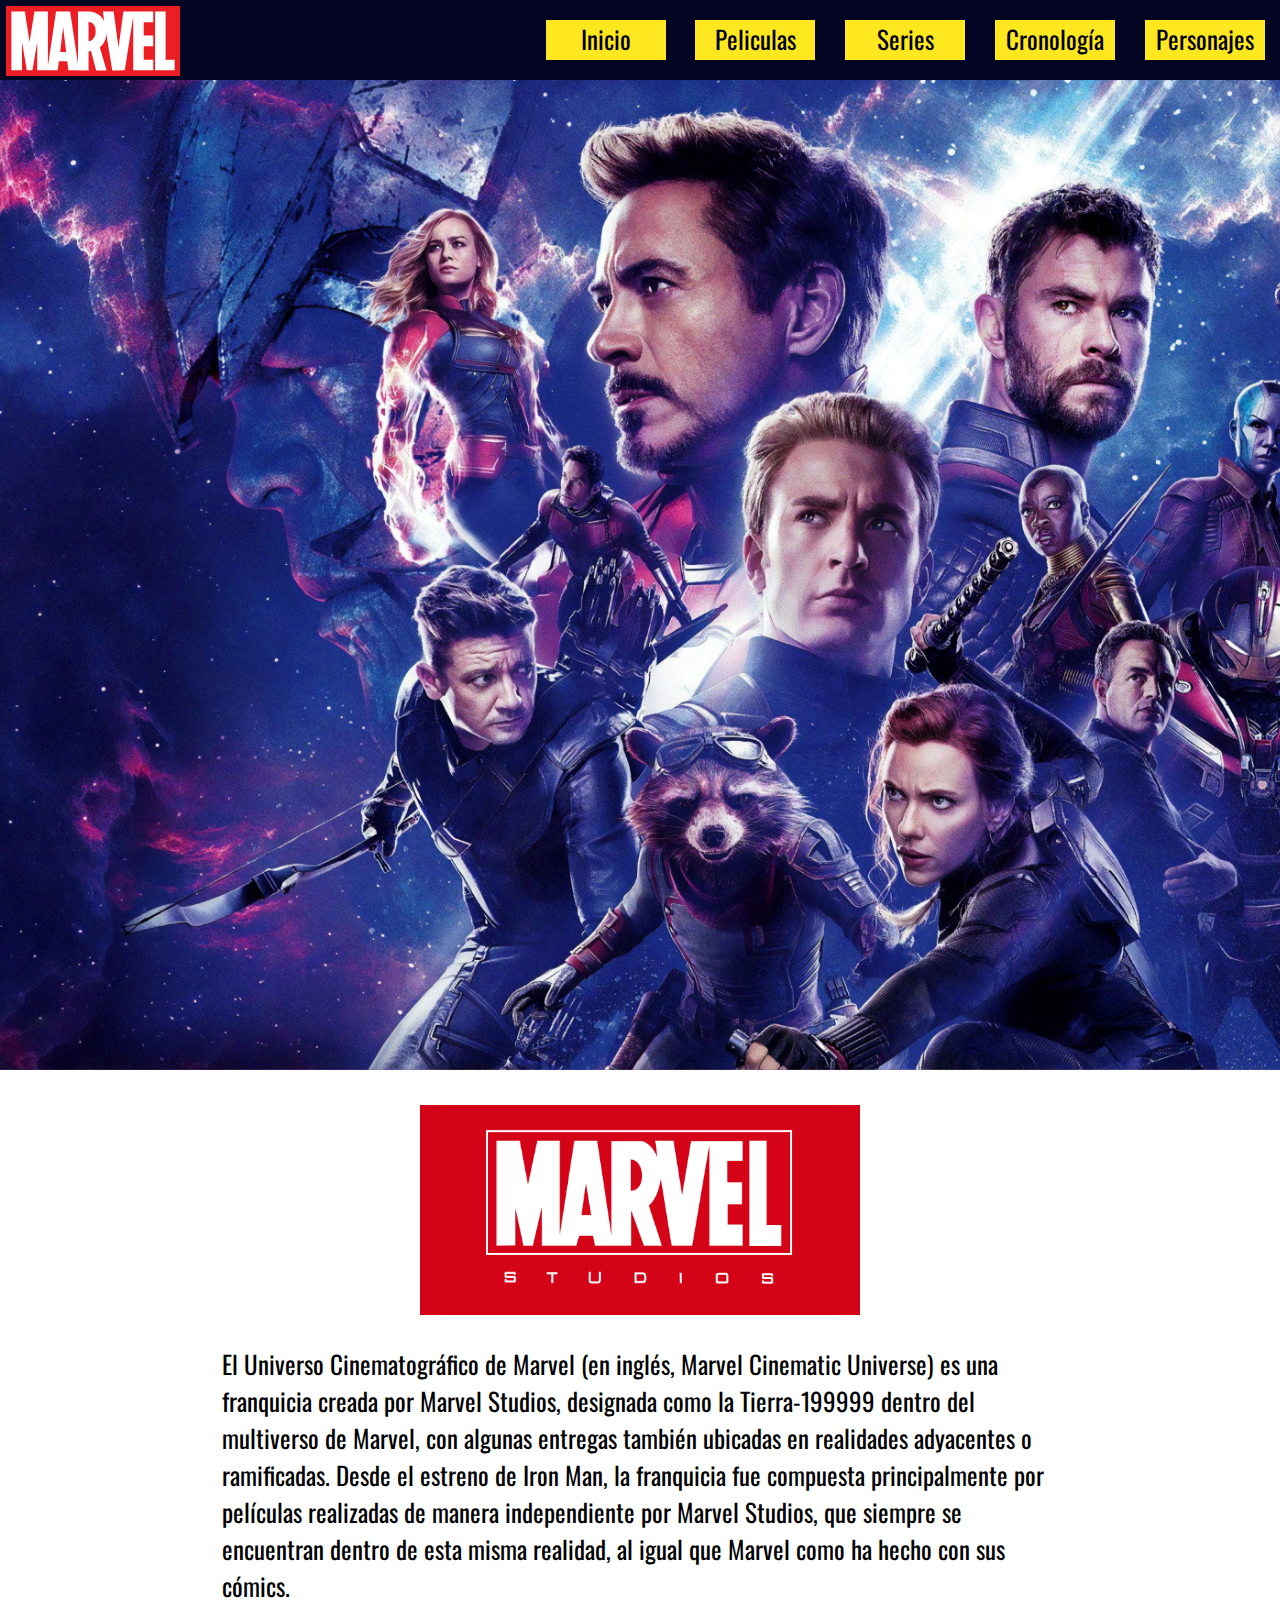
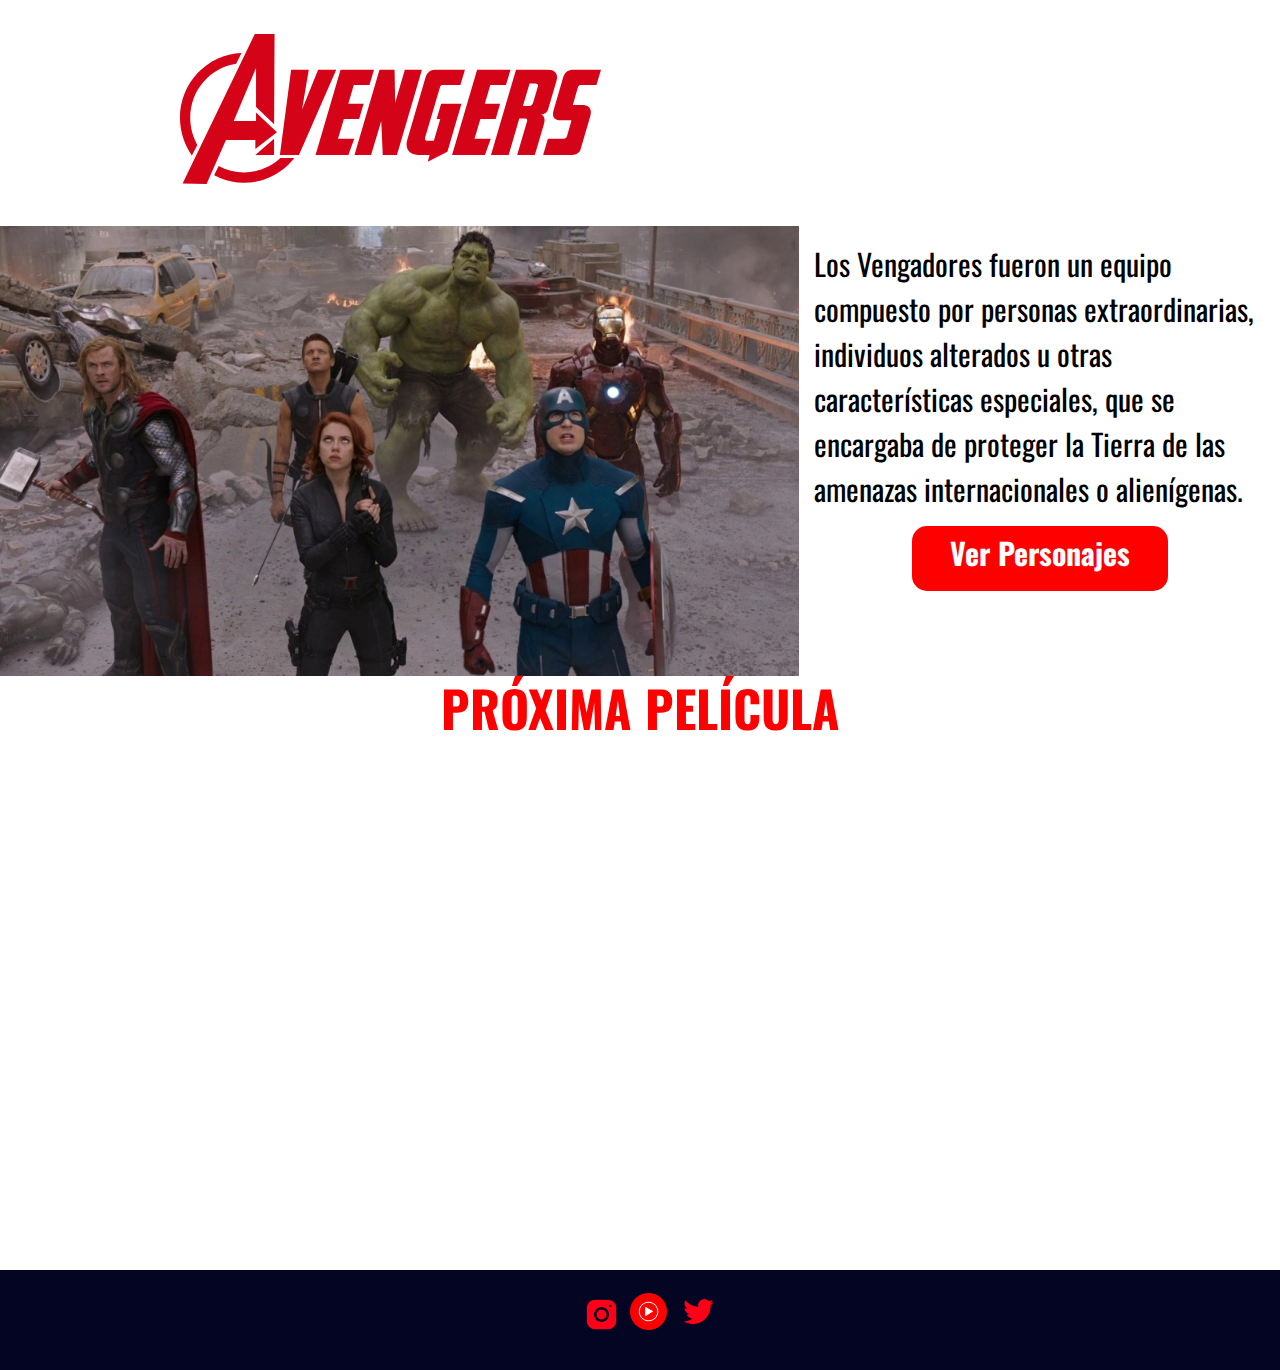
<file: index.html>
<!DOCTYPE html>
<html lang="en">
<head>
    <meta charset="UTF-8">
    <meta http-equiv="X-UA-Compatible" content="IE=edge">
    <meta name="viewport" content="width=device-width, initial-scale=1.0">
    <link rel="stylesheet" href="https://cdnjs.cloudflare.com/ajax/libs/animate.css/4.1.1/animate.min.css">
    <link rel="stylesheet" href="./css/style.css">
    <link rel="preconnect" href="https://fonts.googleapis.com">
    <link rel="preconnect" href="https://fonts.gstatic.com" crossorigin>
    <link href="https://fonts.googleapis.com/css2?family=Oswald:wght@200;300;400;500;600;700&display=swap" rel="stylesheet">
    <title>Marvel Studios</title>
</head>
<body>
    <header>
        <div id="header">
            <div class="logo">
                <img src="./img/marvellogo.svg" alt="logomarvel" height="70" class="animate__animated animate__lightSpeedInRight logomarvel">
            </div>

            
            <div class="botnav">
                <ul class="botones">
                    <a href=""> <li class="boton">Inicio</li> </a>
                    <a href=""> <li class="boton">Peliculas</li> </a> 
                    <a href=""> <li class="boton">Series</li> </a>
                    <a href="./pages/cronologia.html"> <li class="boton">Cronología</li> </a> 
                    <a href="./pages/personajes.html"> <li class="boton">Personajes</li> </a>
                </ul>
            </div>
        </div>
    </header>

    <main class="mainindex">
        <!-- img -->
        <section class="imgav">
          <img class="avengersimg" src="./img/avengerss.jpeg" alt="imageninicio"> 
        </section>

        <!-- info -->
        <section class="info">
            <div class="mcu">
                <div class="imgmarvel">               
                 <img class="studio" src="./img/marvelstudios.png" alt="marvel studios" height="210px">   
                </div>
                <div class="pmcu">
                <p>El Universo Cinematográfico de Marvel (en inglés, Marvel Cinematic 
                    Universe) es una franquicia creada por Marvel Studios, designada 
                    como la Tierra-199999 dentro del multiverso de Marvel, con algunas 
                    entregas también ubicadas en realidades adyacentes o ramificadas.
                    Desde el estreno de Iron Man, la franquicia fue compuesta 
                    principalmente por películas realizadas de manera independiente 
                    por Marvel Studios, que siempre se encuentran dentro de esta misma 
                    realidad, al igual que Marvel como ha hecho con sus cómics.</p>
                </div>
            </div>


            <div class="avengers">
                <div class="logoavengers">
                    <img src="./img/avengerslogored.svg" alt="avengers logo" height="150px">
                </div>
                <div class="imgavengers">
                    <img src="./img/avengerspic.jpeg" alt="Avengers" height="450px" class="tta">
                </div>
                <div class="pavengers">
                    <p>Los Vengadores fueron un equipo compuesto por personas 
                        extraordinarias, individuos alterados u otras características 
                        especiales, que se encargaba de proteger la Tierra de las 
                        amenazas internacionales o alienígenas.</p>
                    <div class="botper">
                        <a href="personajes.html"><h2>Ver Personajes</h2></a>
                    </div>
                </div>
                
                

            </div>
        </section>

        <!-- video -->
        <section class="peli">
            <h1>PRÓXIMA PELÍCULA</h1>
            <iframe width="760" height="400" src="https://www.youtube.com/embed/BaLJ044I2HI" title="YouTube video player" frameborder="0" allow="accelerometer; autoplay; clipboard-write; encrypted-media; gyroscope; picture-in-picture; web-share" allowfullscreen ></iframe>
        </section>


    </main>

    <footer>
        <div class="redes">
            <div class="socials ig">
                <a href="https://www.instagram.com/marvelstudios/"><img src="./img/ig.png" alt="instagram" height="43px" class="ig"></a>
            </div>

            <div class="socials ">
                <a href="https://www.youtube.com/@marvel/featured"><img src="./img/yt.png" alt="youtube" height="43px" class="yt"></a>
            </div>
            <div class="socials">
                <a href="https://twitter.com/MarvelStudios"><img src="./img/tw.png" alt="twitter" height="43px" class="tw"></a>
            </div>
        </div>
        
    </footer>
</body>
</html>
</file>
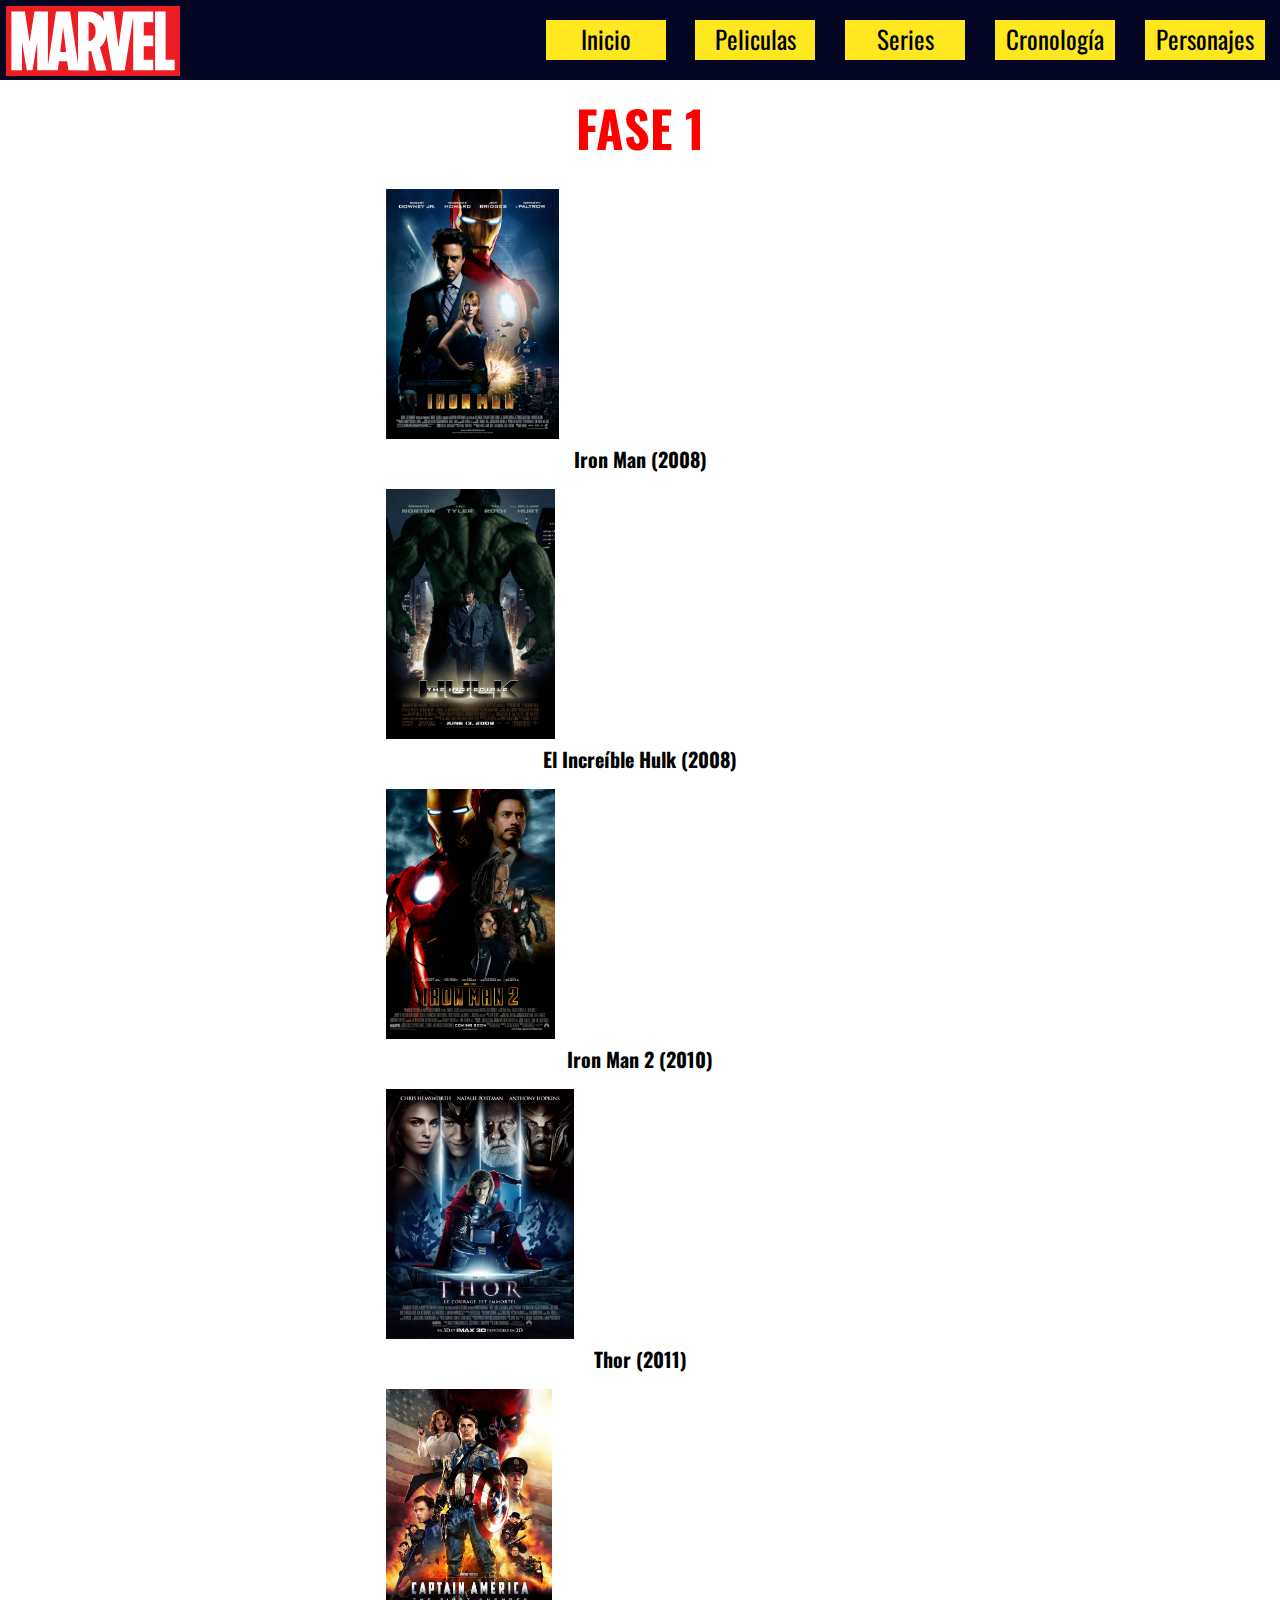
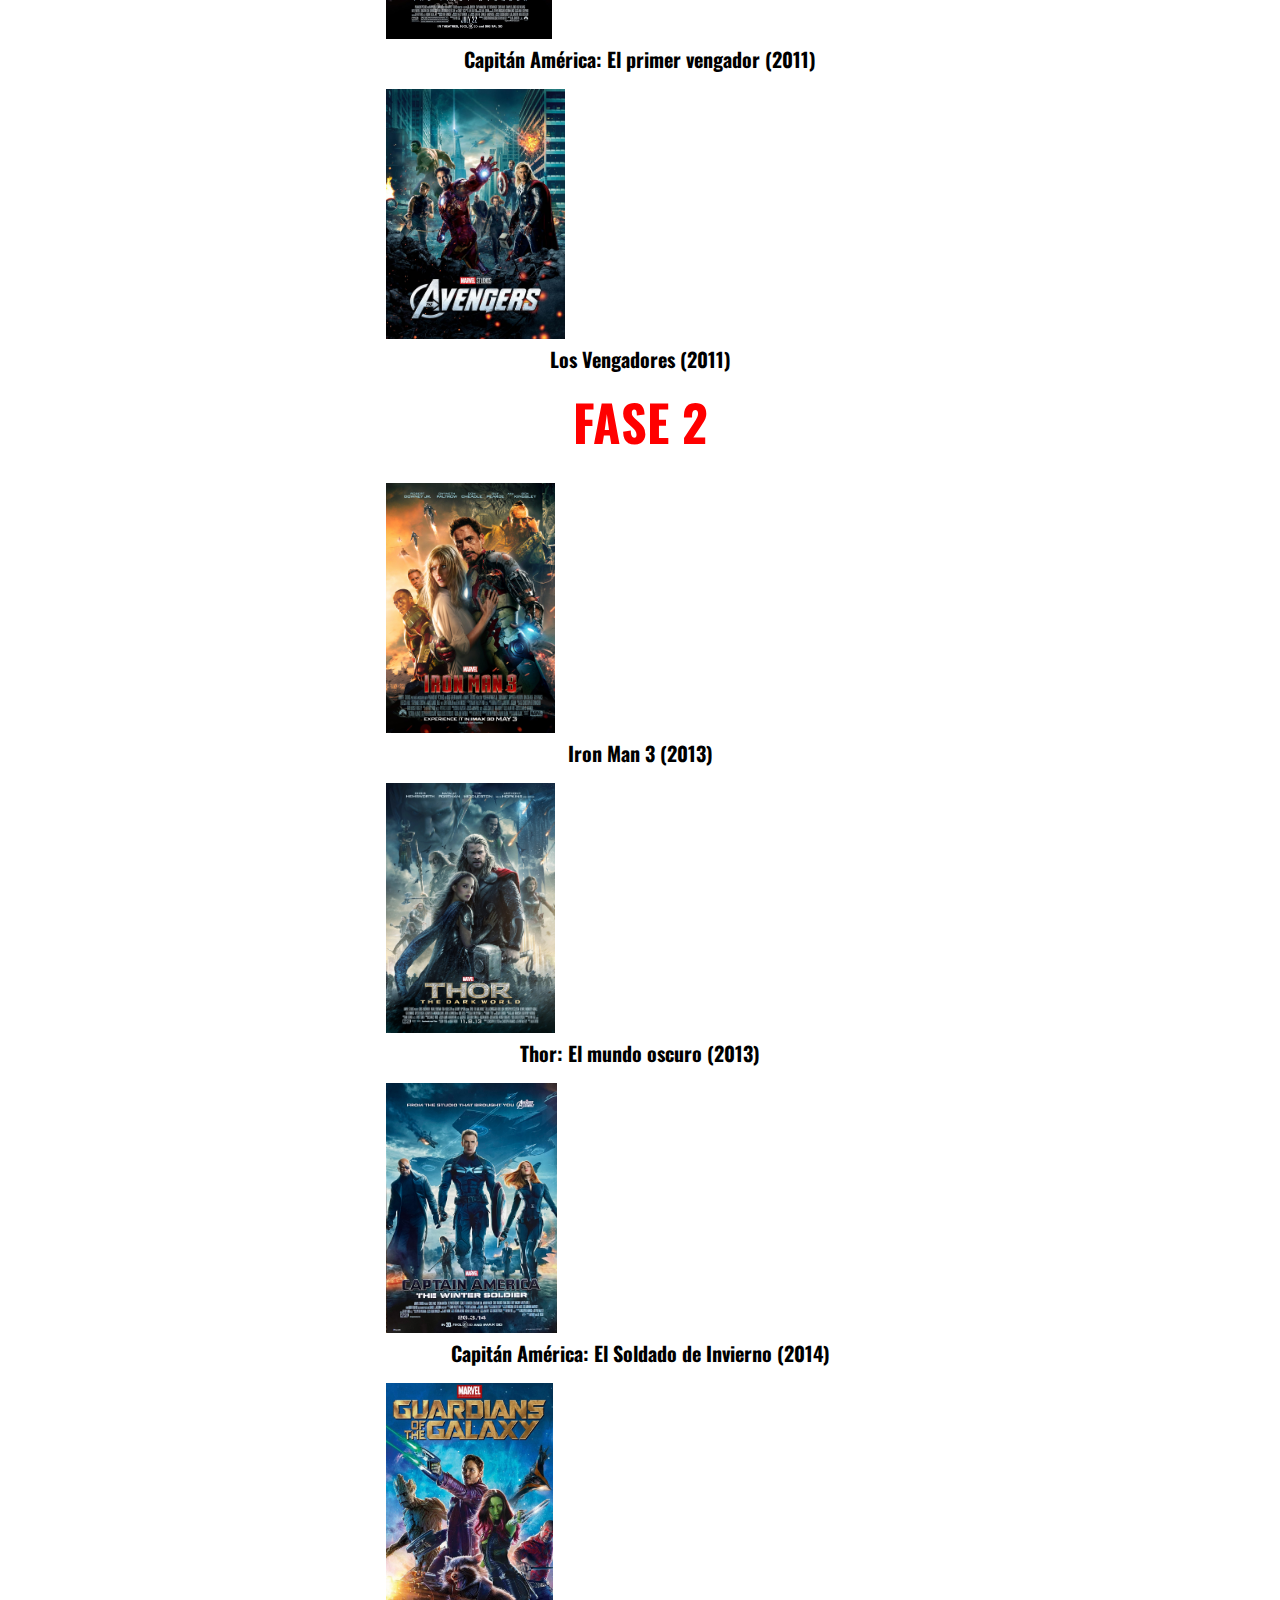
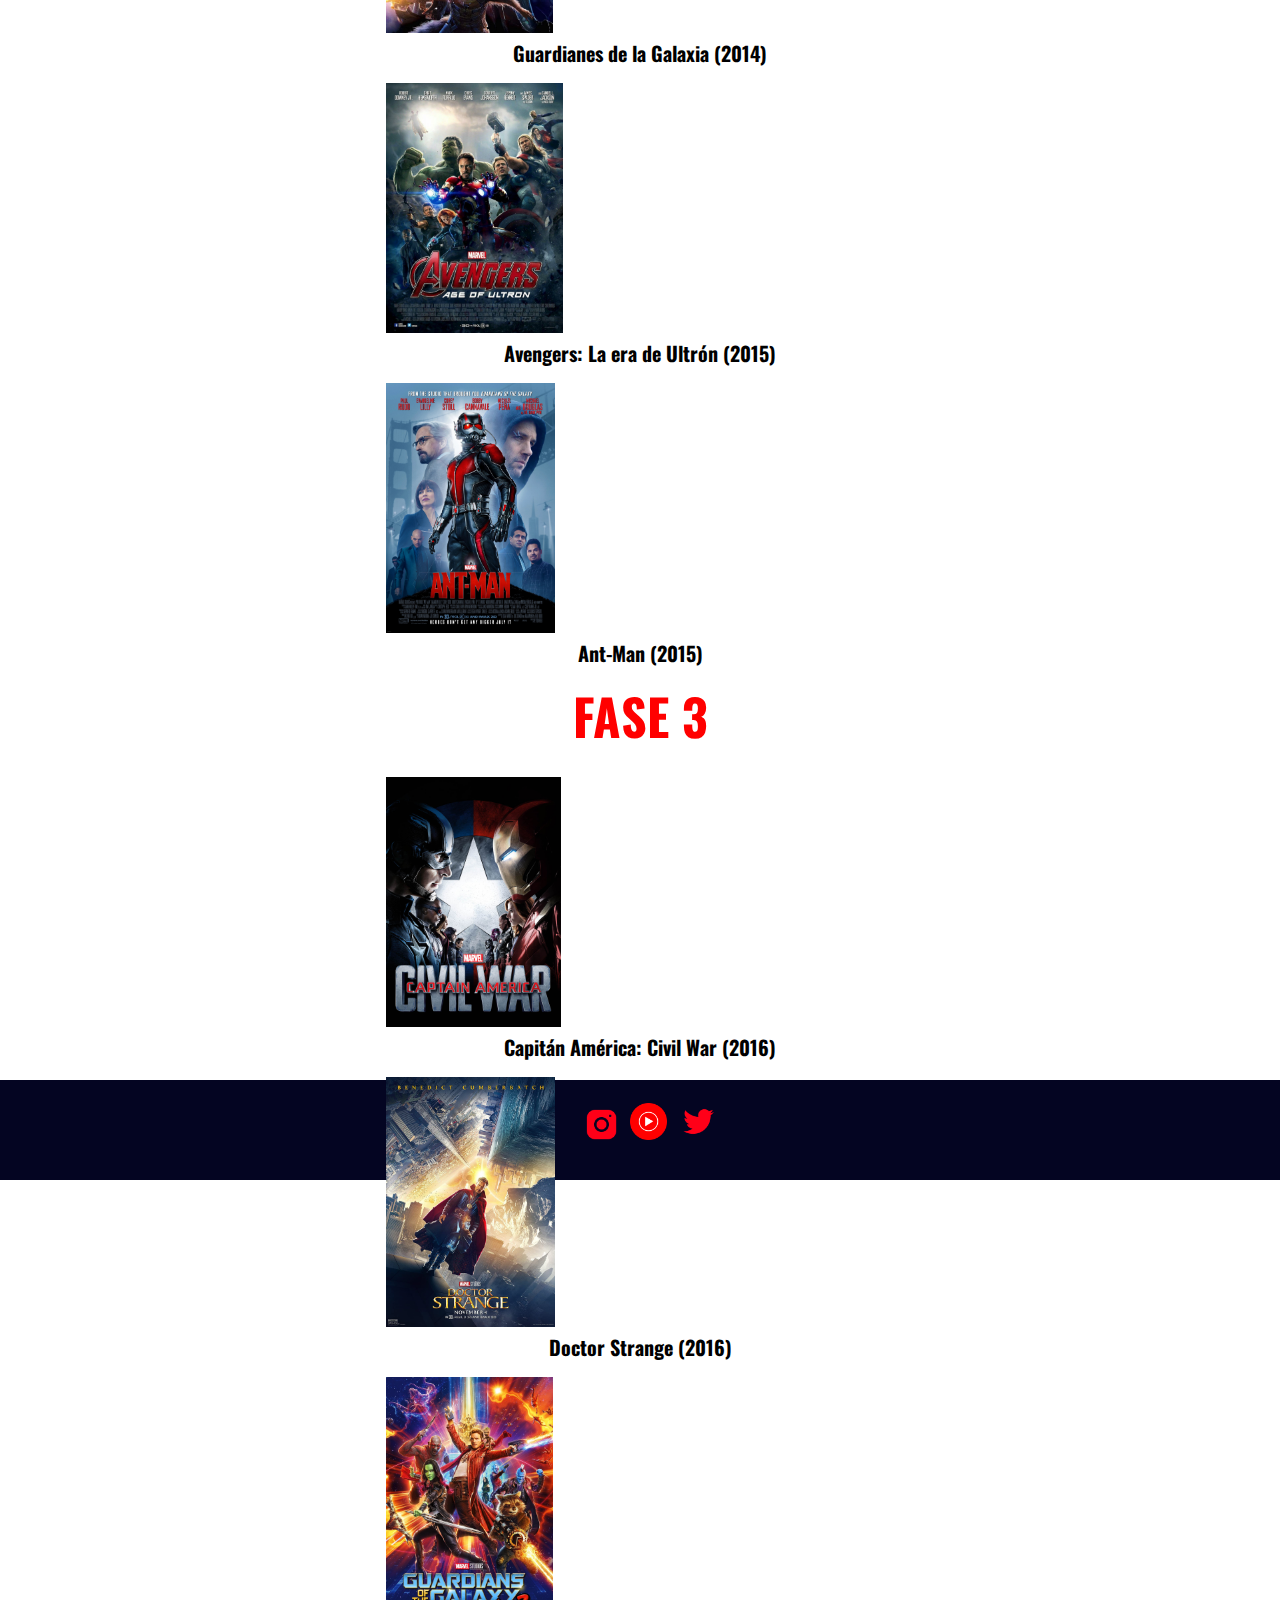
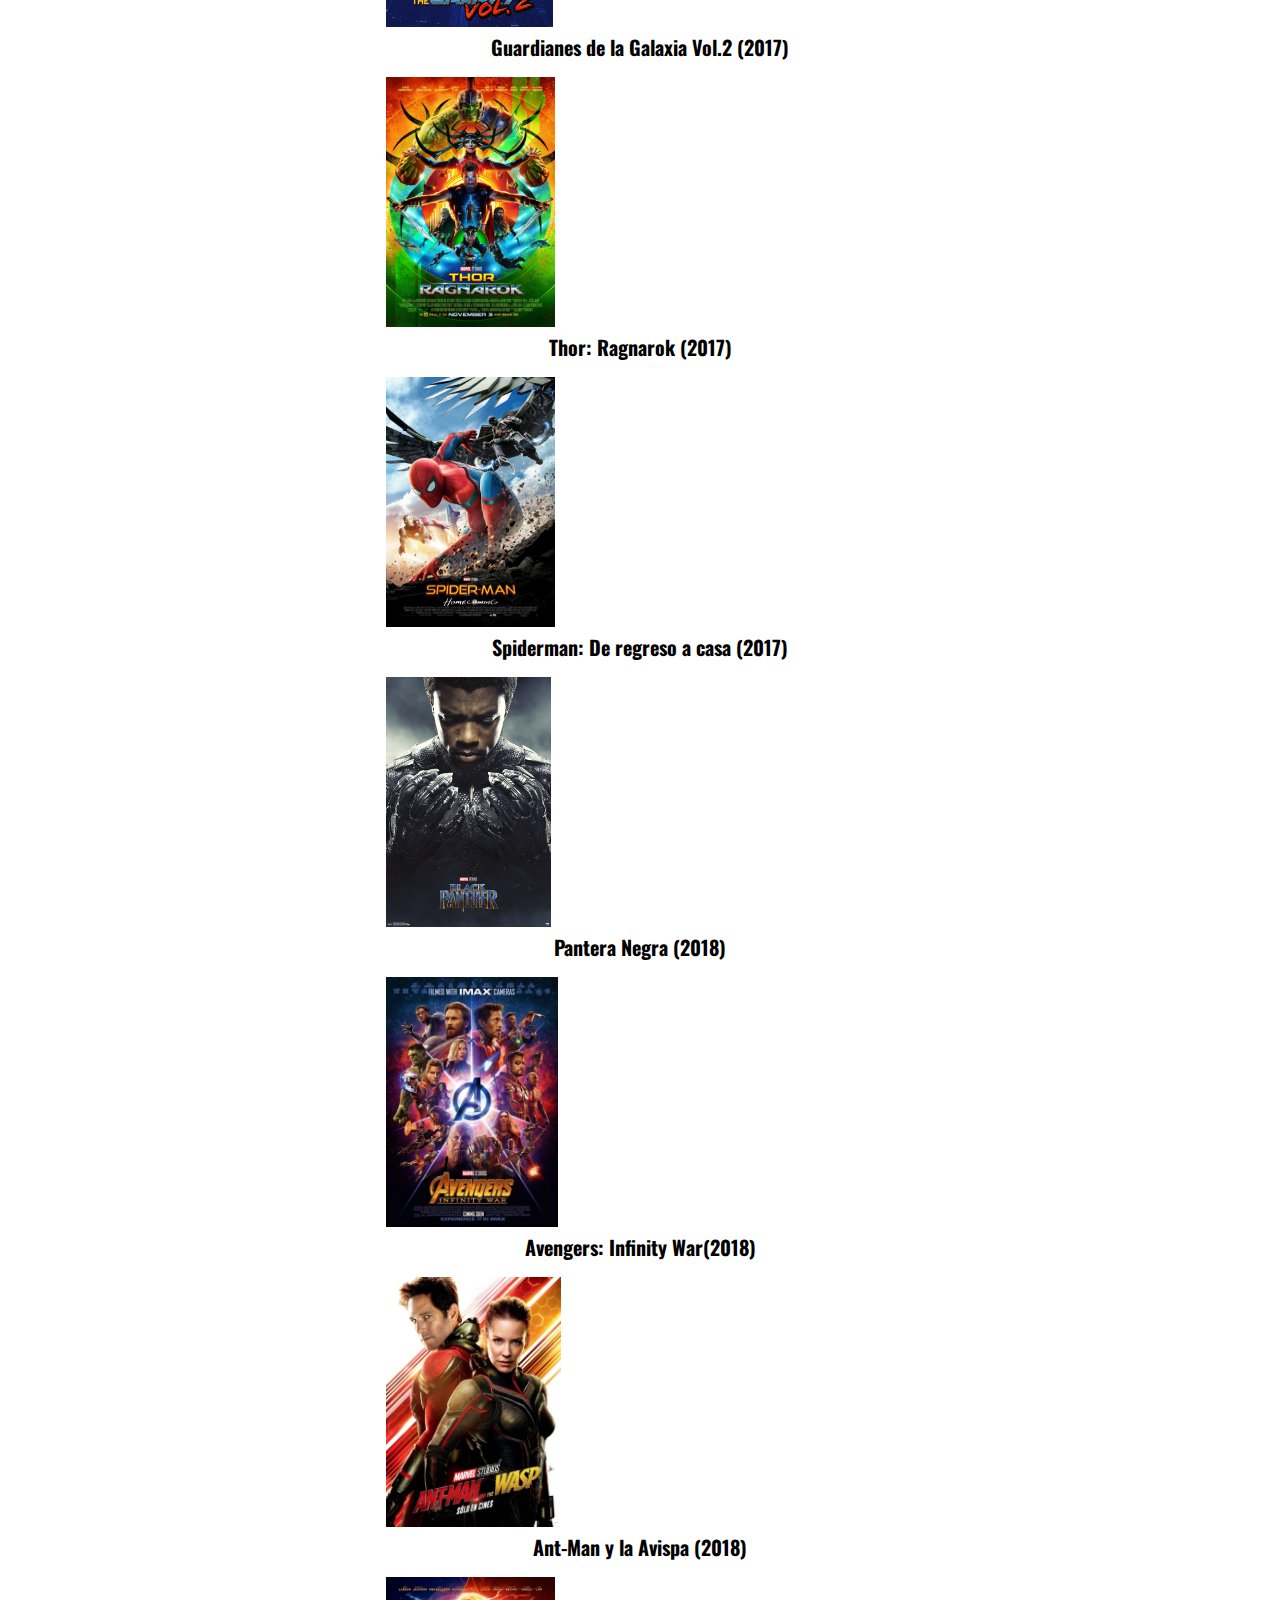
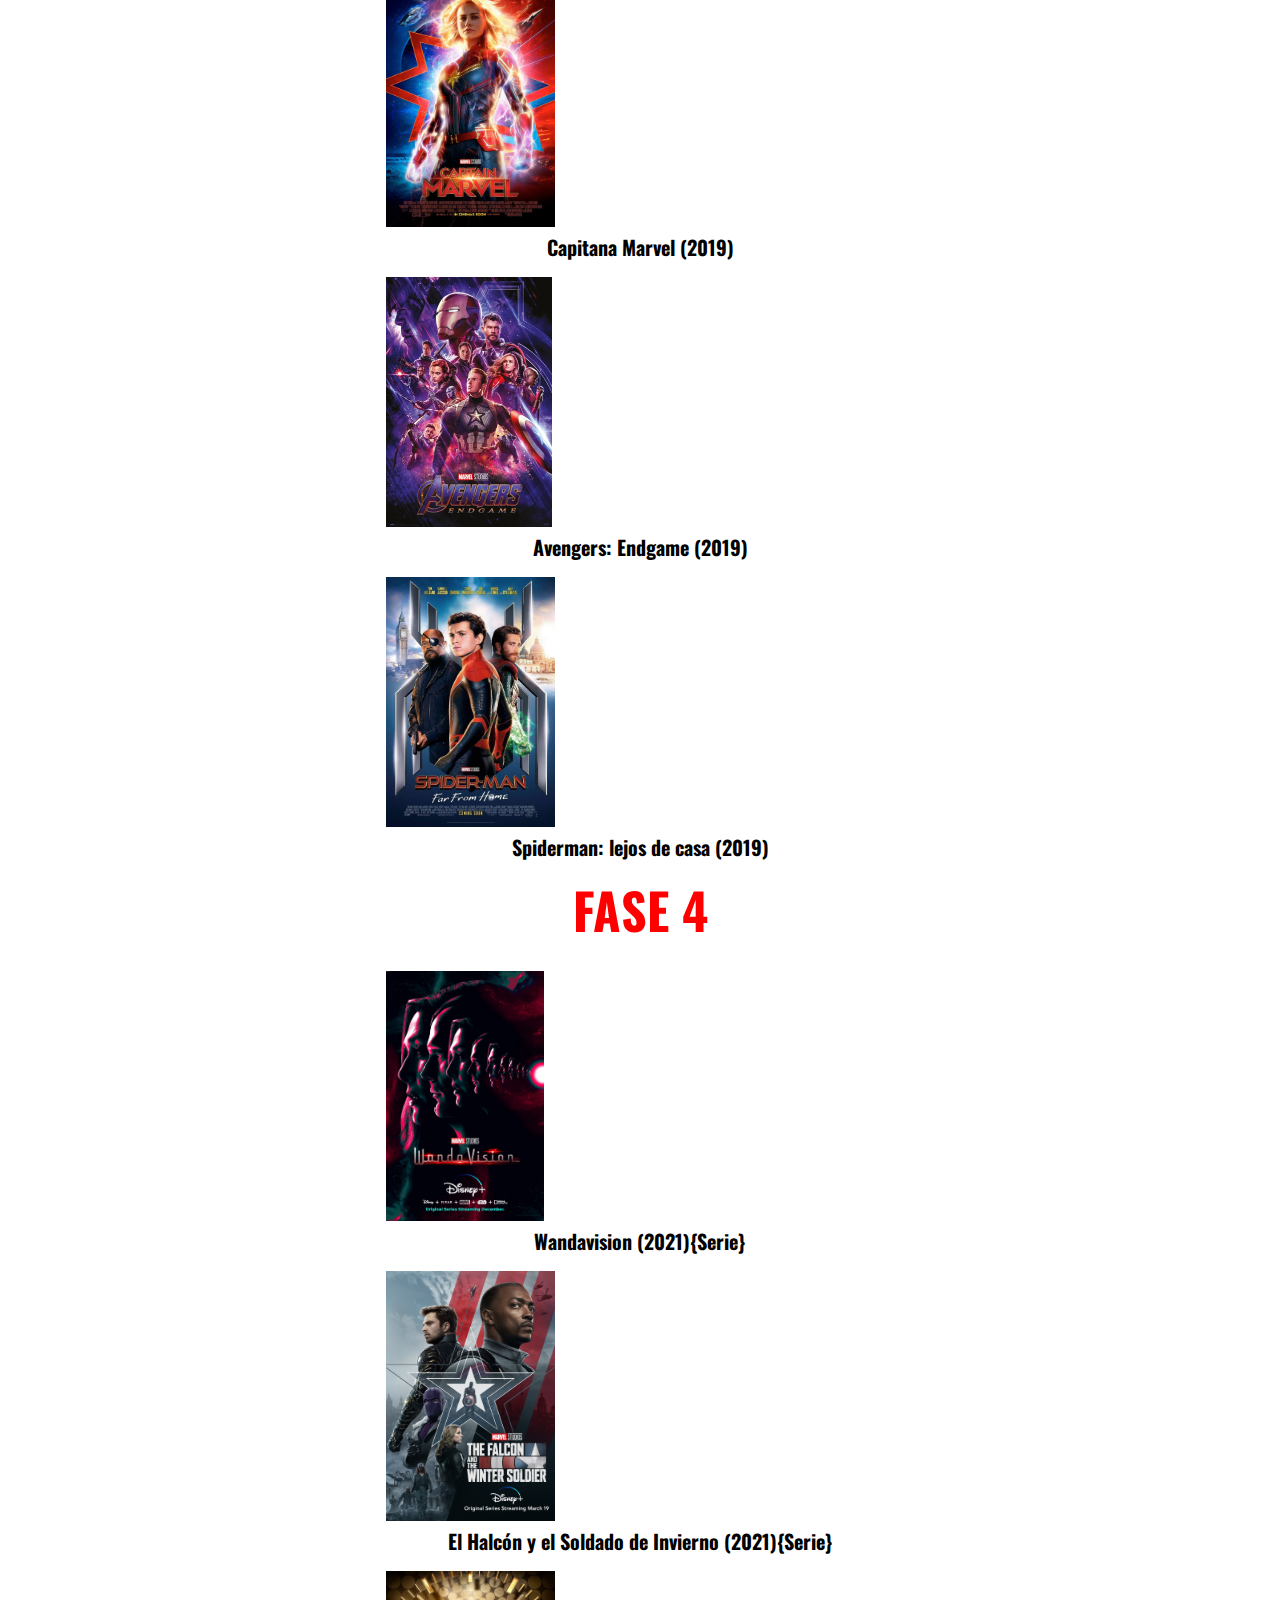
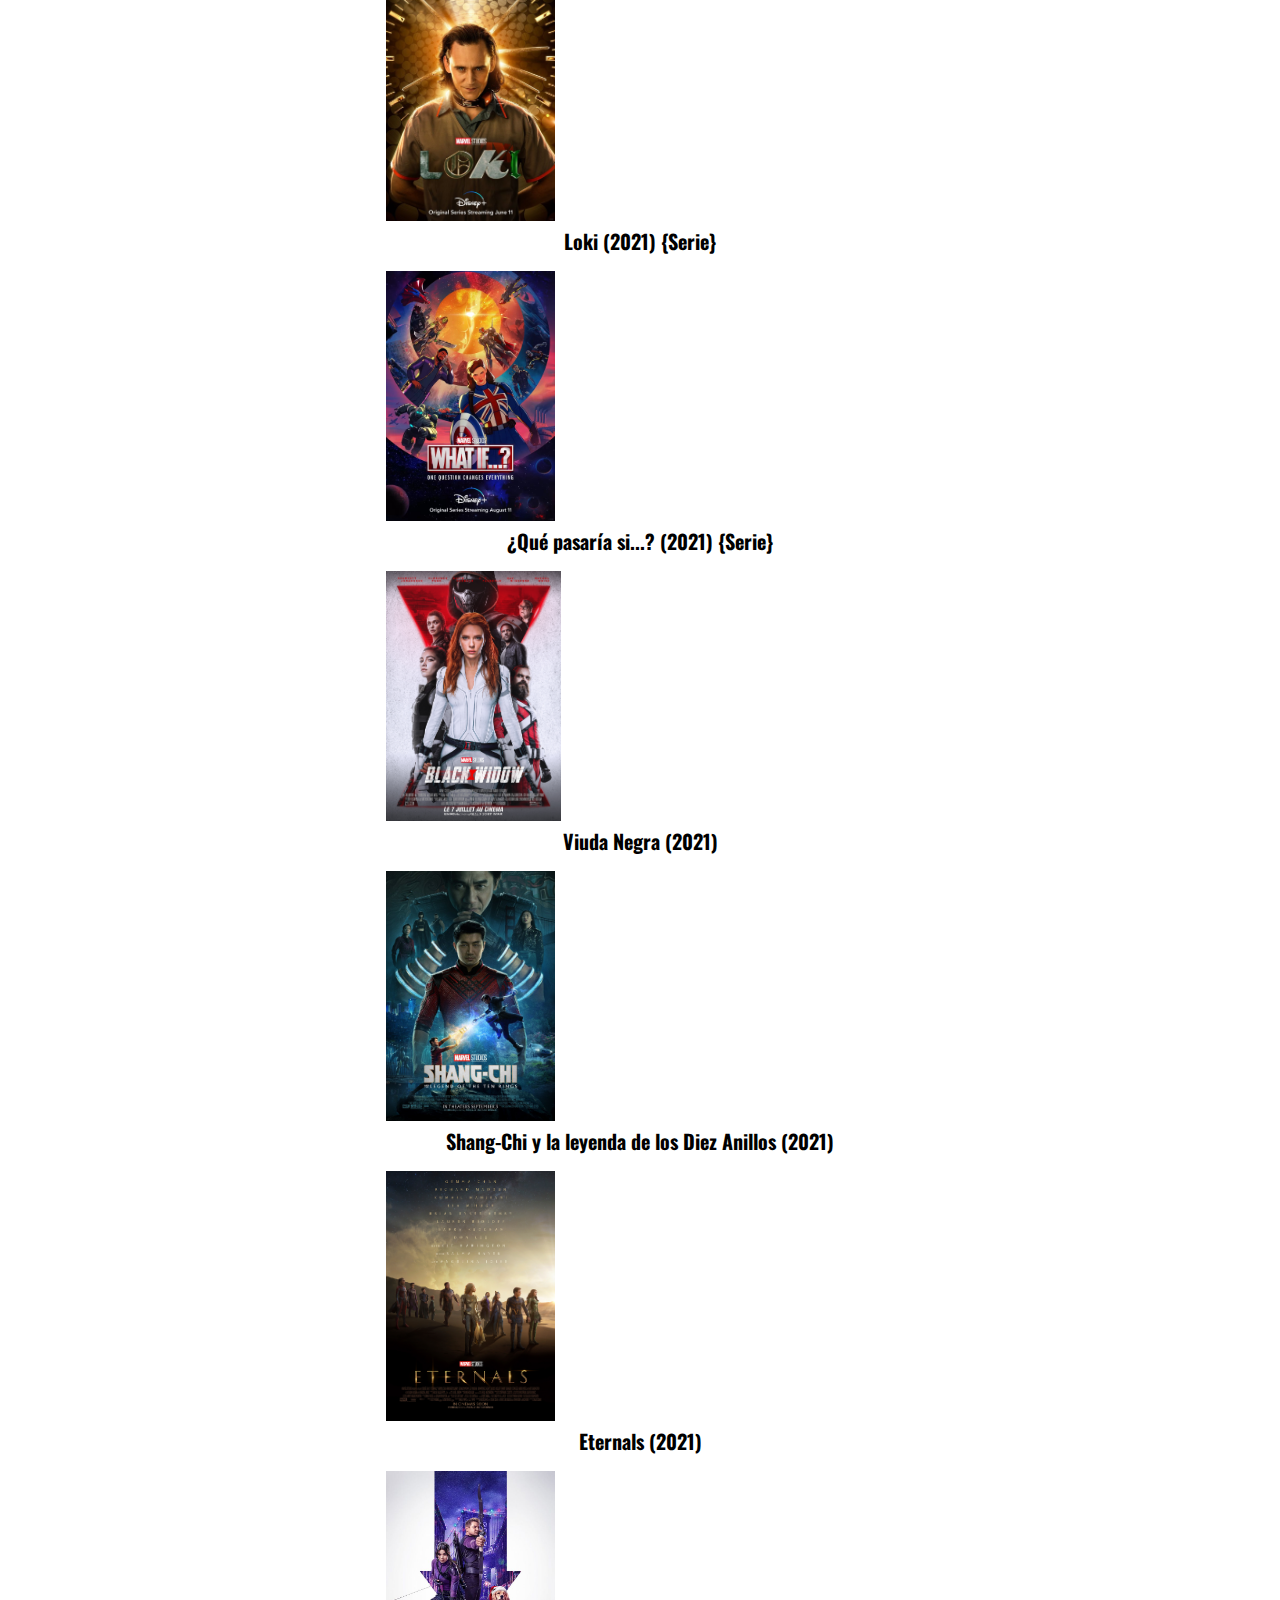
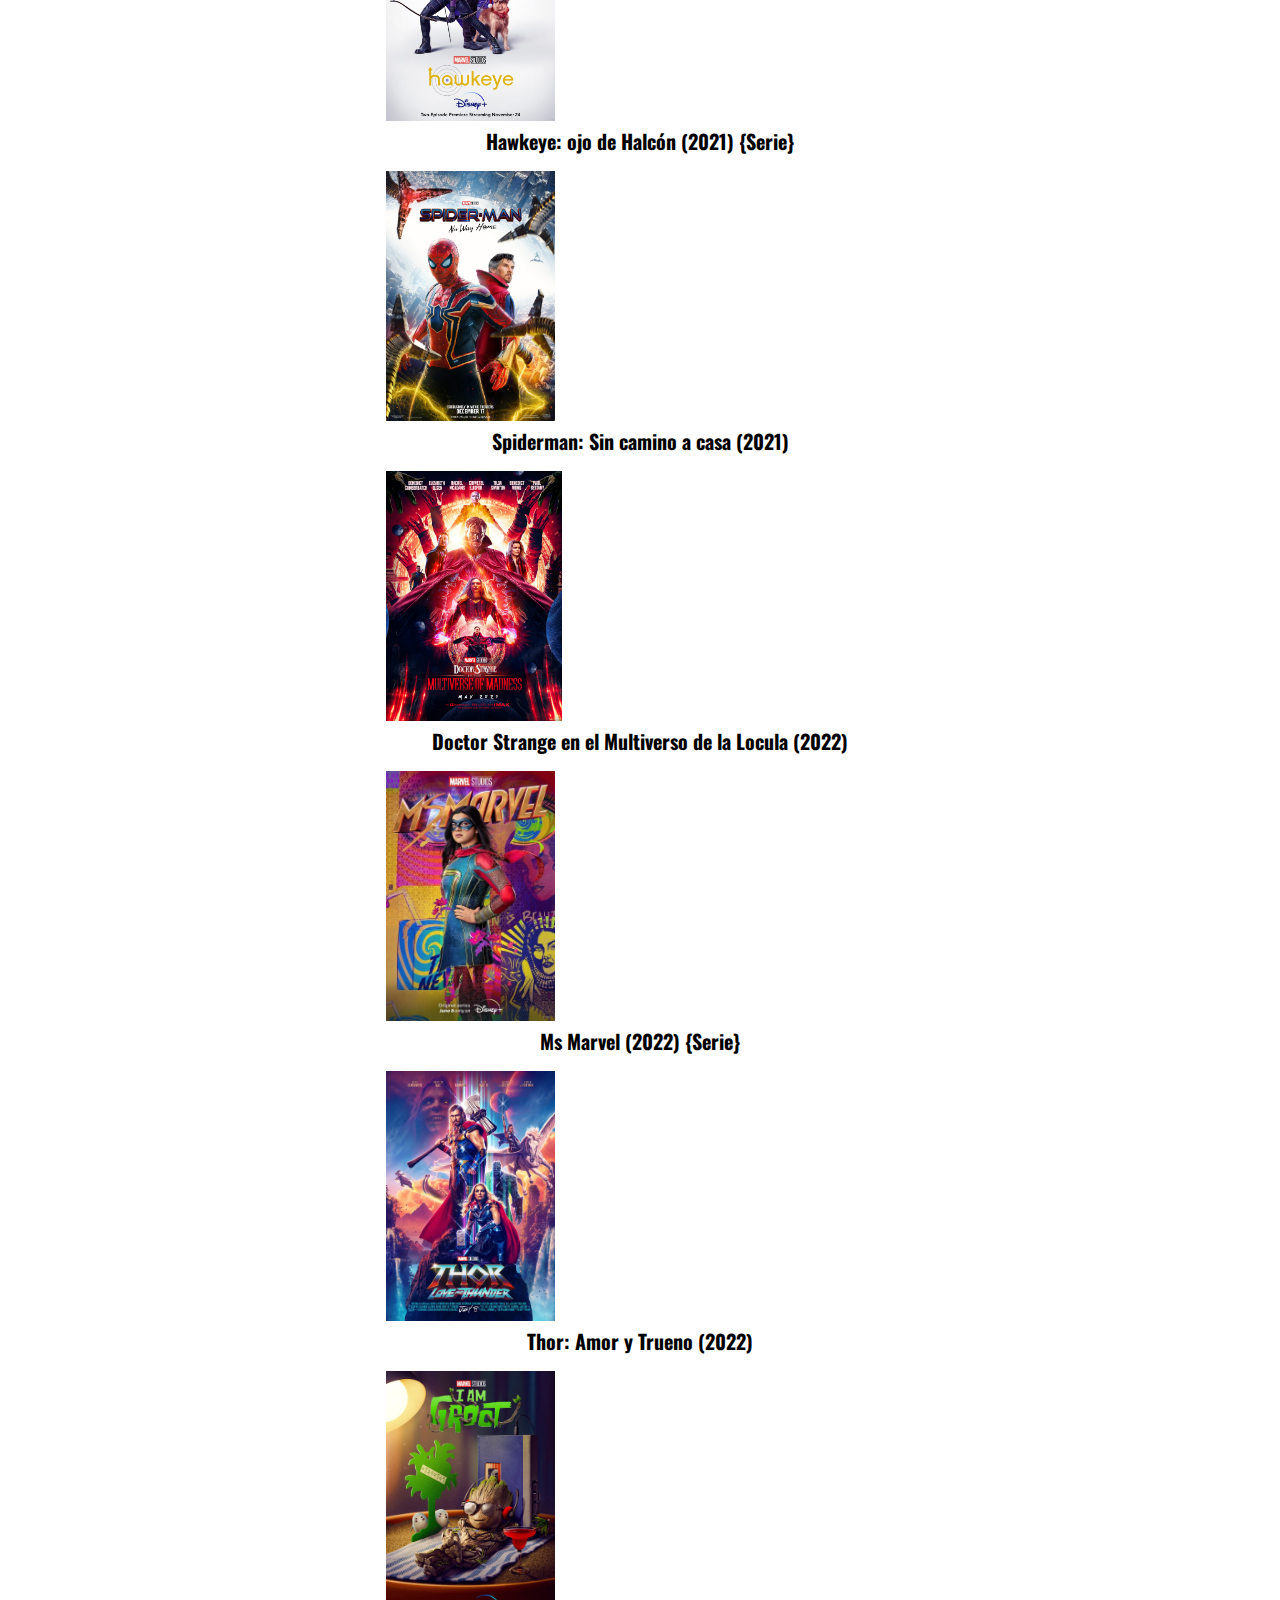
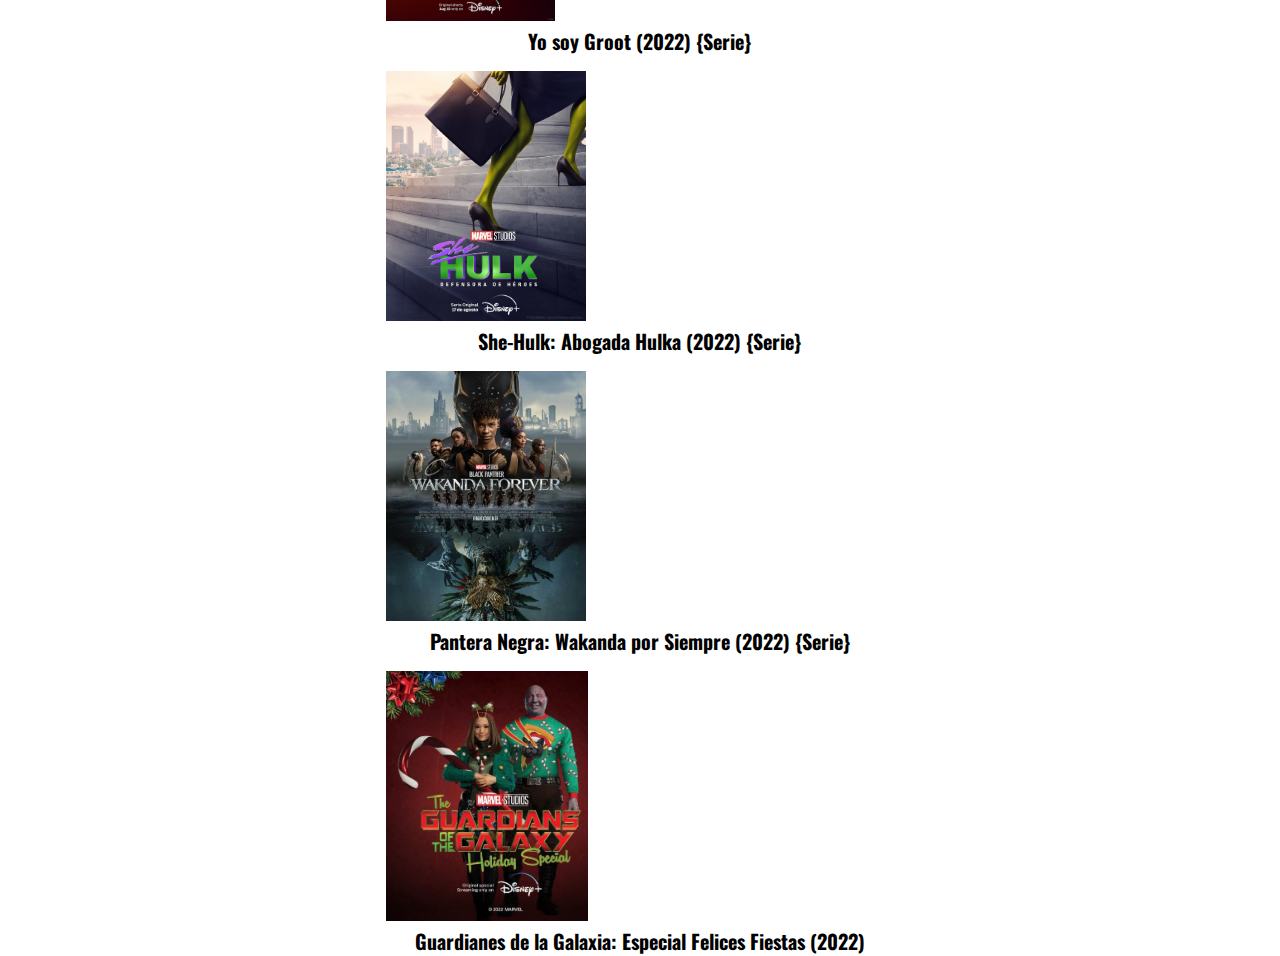
<file: pages/cronologia.html>
<!DOCTYPE html>
<html lang="en">
<head>
    <meta charset="UTF-8">
    <meta http-equiv="X-UA-Compatible" content="IE=edge">
    <meta name="viewport" content="width=device-width, initial-scale=1.0">
    <link rel="stylesheet" href="../css/style.css">
    <link href="https://cdn.jsdelivr.net/npm/bootstrap@5.3.0-alpha1/dist/css/bootstrap.min.css" rel="stylesheet" integrity="sha384-GLhlTQ8iRABdZLl6O3oVMWSktQOp6b7In1Zl3/Jr59b6EGGoI1aFkw7cmDA6j6gD" crossorigin="anonymous">
    <link rel="preconnect" href="https://fonts.googleapis.com">
    <link rel="preconnect" href="https://fonts.gstatic.com" crossorigin>
    <link href="https://fonts.googleapis.com/css2?family=Oswald:wght@200;300;400;500;600;700&display=swap" rel="stylesheet">
    <link rel="stylesheet" href="https://cdnjs.cloudflare.com/ajax/libs/animate.css/4.1.1/animate.min.css">
    <title>Fases Marvel</title>
</head>
<body>
    <header>
        <div id="header">
            <div class="logo">
                <img src="../img/marvellogo.svg" alt="logomarvel" height="70" class="animate__animated animate__lightSpeedInRight logomarvel">
            </div>

            
            <div class="botnav">
                <ul class="botones">
                    <a class="botones__link" href="../index.html"> <li class="boton">Inicio</li> </a>
                    <a class="botones__link" href=""> <li class="boton">Peliculas</li> </a> 
                    <a class="botones__link" href=""> <li class="boton">Series</li> </a>
                    <a class="botones__link" href=""> <li class="boton">Cronología</li> </a> 
                    <a class="botones__link" href="./personajes.html"> <li class="boton">Personajes</li> </a>
                </ul>
            </div>
        </div>

        <main class="container main__crono">

            <!-- F  A  S  E  1 -->
            <div class="main__titulo">
                <h2 class="main__titulo__txt">FASE 1</h2>
            </div>
            
            <div class="row">
                <!-- PELICULA 1 FASE 1-->
                <div class="col-lg-3 col-md-6 col-s-12 container__movie">
                    <div class="movie__pic">
                        <img src="../img/f1ironman.jpeg" alt="IRON MAN (2008)" class="movies">
                    </div>
                    <div class="movie__info">
                        <h2 class="movie__txt">Iron Man (2008)</h2>
                        <p class="movie__p"></p>
                    </div>
                </div>

                <!-- PELICULA 2 FASE 1-->

                <div class="col-lg-3 col-md-6 col-s-12 container__movie">
                    <div class="movie__pic">
                        <img src="../img/f1hulk.jpeg" alt="El Increíble Hulk (2008)" class="movies">
                    </div>
                    <div class="movie__info">
                        <h2 class="movie__txt">El Increíble Hulk (2008)</h2>
                        <p class="movie__p"></p>
                    </div>
                </div>

                <!-- PELICULA 3 FASE 1-->

                <div class="col-lg-3 col-md-6 col-s-12 container__movie">
                    <div class="movie__pic">
                        <img src="../img/f1ironmanii.jpeg" alt="Iron Man 2 (2010)" class="movies">
                    </div>
                    <div class="movie__info">
                        <h2 class="movie__txt">Iron Man 2 (2010)</h2>
                        <p class="movie__p"></p>
                    </div>
                </div>
                 


                
<!--     C A M B I O D E R O W  -->
            
                <!-- PELICULA 4 FASE 1-->
                <div class="col-lg-3 col-md-6 col-s-12 container__movie">
                    <div class="movie__pic">
                        <img src="../img/f1thor.jpeg" alt="Thor (2011)" class="movies">
                    </div>
                    <div class="movie__info">
                        <h2 class="movie__txt">Thor (2011)</h2>
                        <p class="movie__p"></p>
                    </div>
                </div>
                
                <div class="w-100 d-none d-md-block"></div>

                <!-- PELICULA 5 FASE 1-->

                <div class="col-lg-3 col-md-6 col-s-12 container__movie">
                    <div class="movie__pic">
                        <img src="../img/f1captaina.jpeg" alt="Capitán América: First Avenger" class="movies">
                    </div>
                    <div class="movie__info">
                        <h2 class="movie__txt">Capitán América: El primer vengador (2011)</h2>
                        <p class="movie__p"></p>
                    </div>
                </div>

                <!-- PELICULA 6 FASE 1-->

                <div class="col-lg-3 col-md-6 col-s-12 container__movie">
                    <div class="movie__pic">
                        <img src="../img/f1avengers.jpeg" alt="Avengers(2011)" class="movies">
                    </div>
                    <div class="movie__info">
                        <h2 class="movie__txt">Los Vengadores (2011)</h2>
                        <p class="movie__p"></p>
                    </div>
                </div>
            </div>


<!--     C A M B I O D E R O W  -->

                    <!-- F  A  S  E  2-->

                    <div class="main__titulo">
                        <h2 class="main__titulo__txt">FASE 2</h2>
                    </div>

            <div class="row">
                <!-- PELICULA 1 FASE 2-->
                <div class="col-lg-3 col-md-6 col-s-12 container__movie">
                    <div class="movie__pic">
                        <img src="../img/f2ironmaniii.jpeg" alt="Iron Man 3" class="movies">
                    </div>
                    <div class="movie__info">
                        <h2 class="movie__txt">Iron Man 3 (2013)</h2>
                        <p class="movie__p"></p>
                    </div>
                </div>

                <!-- PELICULA 2 FASE 2-->

                <div class="col-lg-3 col-md-6 col-s-12 container__movie">
                    <div class="movie__pic">
                        <img src="../img/f2thorii.jpeg" alt="Thor:The Dark World" class="movies">
                    </div>
                    <div class="movie__info">
                        <h2 class="movie__txt">Thor: El mundo oscuro (2013)</h2>
                        <p class="movie__p"></p>
                    </div>
                </div>

                <!-- PELICULA 3 FASE 2-->

                <div class="col-lg-3 col-md-6 col-s-12 container__movie">
                    <div class="movie__pic">
                        <img src="../img/f2captainaii.jpeg" alt="Capitán América 2 (2014)" class="movies">
                    </div>
                    <div class="movie__info">
                        <h2 class="movie__txt">Capitán América: El Soldado de Invierno (2014)</h2>
                        <p class="movie__p"></p>
                    </div>
                </div>

                <!-- PELICULA 4 FASE 2-->
                <div class="col-lg-3 col-md-6 col-s-12 container__movie">
                    <div class="movie__pic">
                        <img src="../img/f2guardians.jpeg" alt="Guardianes de la Galaxia" class="movies">
                    </div>
                    <div class="movie__info">
                        <h2 class="movie__txt">Guardianes de la Galaxia (2014)</h2>
                        <p class="movie__p"></p>
                    </div>
                </div>

                <div class="w-100 d-none d-md-block"></div>

                <!-- PELICULA 5 FASE 2-->

                <div class="col-lg-3 col-md-6 col-s-12 container__movie">
                    <div class="movie__pic">
                        <img src="../img/f2avengersii.jpeg" alt="Avengers: Era de Ultrón (2015)" class="movies">
                    </div>
                    <div class="movie__info">
                        <h2 class="movie__txt">Avengers: La era de Ultrón (2015)</h2>
                        <p class="movie__p"></p>
                    </div>
                </div>

                <!-- PELICULA 6 FASE 2-->

                <div class="col-lg-3 col-md-6 col-s-12 container__movie">
                    <div class="movie__pic">
                        <img src="../img/f2antman.jpeg" alt="Ant-Man (2015)" class="movies">
                    </div>
                    <div class="movie__info">
                        <h2 class="movie__txt">Ant-Man (2015)</h2>
                        <p class="movie__p"></p>
                    </div>
                </div>
            </div>


<!--     C A M B I O D E R O W  -->


<!-- F  A  S  E  3-->

<div class="main__titulo">
    <h2 class="main__titulo__txt">FASE 3</h2>
</div>

<div class="row">
<!-- PELICULA 1 FASE 3-->
<div class="col-lg-3 col-md-6 col-s-12 container__movie">
<div class="movie__pic">
    <img src="../img/f3captainaiii.jpeg" alt="Capitán América: Civil War (2016)" class="movies">
</div>
<div class="movie__info">
    <h2 class="movie__txt">Capitán América: Civil War (2016)</h2>
    <p class="movie__p"></p>
</div>
</div>

<!-- PELICULA 2 FASE 3-->

<div class="col-lg-3 col-md-6 col-s-12 container__movie">
<div class="movie__pic">
    <img src="../img/f3drstrange.jpg" alt="Doctor Strange (2016)" class="movies">
</div>
<div class="movie__info">
    <h2 class="movie__txt">Doctor Strange (2016)</h2>
    <p class="movie__p"></p>
</div>
</div>

<!-- PELICULA 3 FASE 3-->

<div class="col-lg-3 col-md-6 col-s-12 container__movie">
<div class="movie__pic">
    <img src="../img/f3guardianii.jpeg" alt="Guardianes de la Galaxia Vol.2 (2017)" class="movies">
</div>
<div class="movie__info">
    <h2 class="movie__txt">Guardianes de la Galaxia Vol.2 (2017)</h2>
    <p class="movie__p"></p>
</div>
</div>

<!-- PELICULA 4 FASE 3-->
<div class="col-lg-3 col-md-6 col-s-12 container__movie">
<div class="movie__pic">
    <img src="../img/f3thoriii.jpeg" alt="Thor: Ragnarok (2017)" class="movies">
</div>
<div class="movie__info">
    <h2 class="movie__txt">Thor: Ragnarok (2017)</h2>
    <p class="movie__p"></p>
</div>
</div>

<div class="w-100 d-none d-md-block"></div>

<!-- PELICULA 5 FASE 3-->

<div class="col-lg-3 col-md-6 col-s-12 container__movie">
    <div class="movie__pic">
        <img src="../img/f3spidey.jpeg" alt="Spiderman: De regreso a casa (2017)" class="movies">
    </div>
    <div class="movie__info">
        <h2 class="movie__txt">Spiderman: De regreso a casa (2017)</h2>
        <p class="movie__p"></p>
    </div>
</div>

<!-- PELICULA 6 FASE 3-->

<div class="col-lg-3 col-md-6 col-s-12 container__movie">
    <div class="movie__pic">
        <img src="../img/f3bpanther.jpeg" alt="Pantera Negra (2018)" class="movies">
    </div>
    <div class="movie__info">
        <h2 class="movie__txt">Pantera Negra (2018)</h2>
        <p class="movie__p"></p>
    </div>
</div>

<!-- PELÍCULA 7 FASE 3-->
<div class="col-lg-3 col-md-6 col-s-12 container__movie">
    <div class="movie__pic">
        <img src="../img/f3avengersinf.jpeg" alt="Avengers: Infinity War" class="movies">
    </div>
    <div class="movie__info">
        <h2 class="movie__txt">Avengers: Infinity War(2018)</h2>
        <p class="movie__p"></p>
    </div>
</div>


<!-- PELÍCULA 8 FASE 3-->
<div class="col-lg-3 col-md-6 col-s-12 container__movie">
    <div class="movie__pic">
        <img src="../img/f3antmanii.jpeg" alt="Ant-Man y La avispa (2018)" class="movies">
    </div>
    <div class="movie__info">
        <h2 class="movie__txt">Ant-Man y la Avispa (2018)</h2>
        <p class="movie__p"></p>
    </div>
</div>

<div class="w-100 d-none d-md-block"></div>

<!-- PELÍCULA 9 FASE 3-->
<div class="col-lg-3 col-md-6 col-s-12 container__movie">
    <div class="movie__pic">
        <img src="../img/f3capmarvel.jpeg" alt="Capitana Marvel (2019)" class="movies">
    </div>
    <div class="movie__info">
        <h2 class="movie__txt">Capitana Marvel (2019)</h2>
        <p class="movie__p"></p>
    </div>
</div>


<!-- PELÍCULA 10 FASE 3-->
<div class="col-lg-3 col-md-6 col-s-12 container__movie">
    <div class="movie__pic">
        <img src="../img/f3avengersiiii.jpeg" alt="Avengers: Endgame (2019)" class="movies">
    </div>
    <div class="movie__info">
        <h2 class="movie__txt">Avengers: Endgame (2019)</h2>
        <p class="movie__p"></p>
    </div>
</div>


<!-- PELÍCULA 11 FASE 3-->
<div class="col-lg-3 col-md-6 col-s-12 container__movie">
    <div class="movie__pic">
        <img src="../img/f3spideyii.jpeg" alt="Spiderman:Lejos de casa (2019)" class="movies">
    </div>
    <div class="movie__info">
        <h2 class="movie__txt">Spiderman: lejos de casa (2019)</h2>
        <p class="movie__p"></p>
    </div>
</div>

<!--     C A M B I O D E R O W  -->
<!-- F  A  S  E  4-->

<div class="main__titulo">
    <h2 class="main__titulo__txt">FASE 4</h2>
</div>

<div class="row">
<!-- PELICULA 1 FASE 4-->
<div class="col-lg-3 col-md-6 col-s-12 container__movie">
    <div class="movie__pic">
        <img src="../img/f4wandavision.jpeg" alt="Wandavision (2021)" class="movies">
    </div>
    <div class="movie__info">
        <h2 class="movie__txt">Wandavision (2021){Serie}</h2>
        <p class="movie__p"></p>
    </div>
</div>

<!-- PELICULA 2 FASE 4-->

<div class="col-lg-3 col-md-6 col-s-12 container__movie">
    <div class="movie__pic">
        <img src="../img/f4falcon.jpg" alt="El Halcón y el Soldado de Invierno" class="movies">
    </div>
    <div class="movie__info">
        <h2 class="movie__txt">El Halcón y el Soldado de Invierno (2021){Serie}</h2>
        <p class="movie__p"></p>
    </div>
</div>

<!-- PELICULA 3 FASE 4-->

<div class="col-lg-3 col-md-6 col-s-12 container__movie">
    <div class="movie__pic">
        <img src="../img/f4loki.jpeg" alt="Loki (2021)" class="movies">
    </div>
    <div class="movie__info">
        <h2 class="movie__txt">Loki (2021) {Serie}</h2>
        <p class="movie__p"></p>
    </div>
</div>

<!-- PELICULA 4 FASE 4-->
<div class="col-lg-3 col-md-6 col-s-12 container__movie">
    <div class="movie__pic">
        <img src="../img/f4whatif.jpeg" alt="¿Qué pasaría si..?" class="movies">
    </div>
    <div class="movie__info">
        <h2 class="movie__txt">¿Qué pasaría si...? (2021) {Serie}</h2>
        <p class="movie__p"></p>
    </div>
</div>

<div class="w-100 d-none d-md-block"></div>

<!-- PELICULA 5 FASE 4-->

<div class="col-lg-3 col-md-6 col-s-12 container__movie">
    <div class="movie__pic">
        <img src="../img/f4blackwidow.jpg" alt="Viuda Negra (2021)" class="movies">
    </div>
    <div class="movie__info">
        <h2 class="movie__txt">Viuda Negra (2021)</h2>
        <p class="movie__p"></p>
    </div>
</div>

<!-- PELICULA 6 FASE 4-->

<div class="col-lg-3 col-md-6 col-s-12 container__movie">
    <div class="movie__pic">
        <img src="../img/f4shangchi.jpeg" alt="Shang-Chi y la leyenda de los Diez Anillos" class="movies">
    </div>
    <div class="movie__info">
        <h2 class="movie__txt">Shang-Chi y la leyenda de los Diez Anillos (2021)</h2>
        <p class="movie__p"></p>
    </div>
</div>

<!-- PELÍCULA 7 FASE 4-->
<div class="col-lg-3 col-md-6 col-s-12 container__movie">
    <div class="movie__pic">
        <img src="../img/f4eternals.jpeg" alt="Eternals (2021)" class="movies">
    </div>
    <div class="movie__info">
        <h2 class="movie__txt">Eternals (2021)</h2>
        <p class="movie__p"></p>
    </div>
</div>


<!-- PELÍCULA 8 FASE 4-->
<div class="col-lg-3 col-md-6 col-s-12 container__movie">
    <div class="movie__pic">
        <img src="../img/f4hawkeye.jpeg" alt="Ojo de Halcón(2021)" class="movies">
    </div>
    <div class="movie__info">
        <h2 class="movie__txt">Hawkeye: ojo de Halcón (2021) {Serie}</h2>
        <p class="movie__p"></p>
    </div>
</div>

<div class="w-100 d-none d-md-block"></div>

<!-- PELÍCULA 9 FASE 4-->
<div class="col-lg-3 col-md-6 col-s-12 container__movie">
    <div class="movie__pic">
        <img src="../img/f4spideyiii.jpeg" alt="Spiderman: No Way Home(2021)" class="movies">
    </div>
    <div class="movie__info">
        <h2 class="movie__txt">Spiderman: Sin camino a casa (2021)</h2>
        <p class="movie__p"></p>
    </div>
</div>


<!-- PELÍCULA 10 FASE 4-->
<div class="col-lg-3 col-md-6 col-s-12 container__movie">
    <div class="movie__pic">
        <img src="../img/f4drstrangeii.jpeg" alt="Doctor Strange en el Multiverso de la Locura" class="movies">
    </div>
    <div class="movie__info">
        <h2 class="movie__txt">Doctor Strange en el Multiverso de la Locula (2022)</h2>
        <p class="movie__p"></p>
    </div>
</div>


<!-- PELÍCULA 11 FASE 4-->
<div class="col-lg-3 col-md-6 col-s-12 container__movie">
    <div class="movie__pic">
        <img src="../img/f4msmarvel.jpeg" alt="Ms Marvel" class="movies">
    </div>
    <div class="movie__info">
        <h2 class="movie__txt">Ms Marvel (2022) {Serie}</h2>
        <p class="movie__p"></p>
    </div>
</div>

<!-- PELÍCULA 12 FASE 4-->
<div class="col-lg-3 col-md-6 col-s-12 container__movie">
    <div class="movie__pic">
        <img src="../img/f4thoriiii.jpeg" alt="Thor: Love and Thunder (2022)" class="movies">
    </div>
    <div class="movie__info">
        <h2 class="movie__txt">Thor: Amor y Trueno (2022)</h2>
        <p class="movie__p"></p>
    </div>
</div>

<div class="w-100 d-none d-md-block"></div>

<!-- PELÍCULA 13 FASE 4-->
<div class="col-lg-3 col-md-6 col-s-12 container__movie">
    <div class="movie__pic">
        <img src="../img/f4groot.jpeg" alt="Yo soy Groot (2022)" class="movies">
    </div>
    <div class="movie__info">
        <h2 class="movie__txt">Yo soy Groot (2022) {Serie}</h2>
        <p class="movie__p"></p>
    </div>
</div>

<!-- PELÍCULA 14 FASE 4-->
<div class="col-lg-3 col-md-6 col-s-12 container__movie">
    <div class="movie__pic">
        <img src="../img/f4shehulk.jpeg" alt="Abogada Hulka (2022)" class="movies">
    </div>
    <div class="movie__info">
        <h2 class="movie__txt">She-Hulk: Abogada Hulka (2022) {Serie}</h2>
        <p class="movie__p"></p>
    </div>
</div>

<!-- PELÍCULA 15 FASE 4-->
<div class="col-lg-3 col-md-6 col-s-12 container__movie">
    <div class="movie__pic">
        <img src="../img/f4blackpantherii.jpeg" alt="Pantera Negra 2: Wakanda por Siempre (2022)" class="movies">
    </div>
    <div class="movie__info">
        <h2 class="movie__txt">Pantera Negra: Wakanda por Siempre (2022) {Serie}</h2>
        <p class="movie__p"></p>
    </div>
</div>

<!-- PELÍCULA 16 FASE 4-->
<div class="col-lg-3 col-md-6 col-s-12 container__movie">
    <div class="movie__pic">
        <img src="../img/f4guardiansspecial.jpg_large" alt="Guardianes de la Galaxia Especial Felices Fiestas(2022)" class="movies">
    </div>
    <div class="movie__info">
        <h2 class="movie__txt">Guardianes de la Galaxia: Especial Felices Fiestas (2022)</h2>
        <p class="movie__p"></p>
    </div>
</div>


        </main>

        



        <footer>
            <div class="redes">
                <div class="socials ig">
                    <a href="https://www.instagram.com/marvelstudios/"><img src="../img/ig.png" alt="instagram" height="43px" class="ig"></a>
                </div>
    
                <div class="socials ">
                    <a href="https://www.youtube.com/@marvel/featured"><img src="../img/yt.png" alt="youtube" height="43px" class="yt"></a>
                </div>
                <div class="socials">
                    <a href="https://twitter.com/MarvelStudios"><img src="../img/tw.png" alt="twitter" height="43px" class="tw"></a>
                </div>
            </div>
    
</body>
</html>
</file>
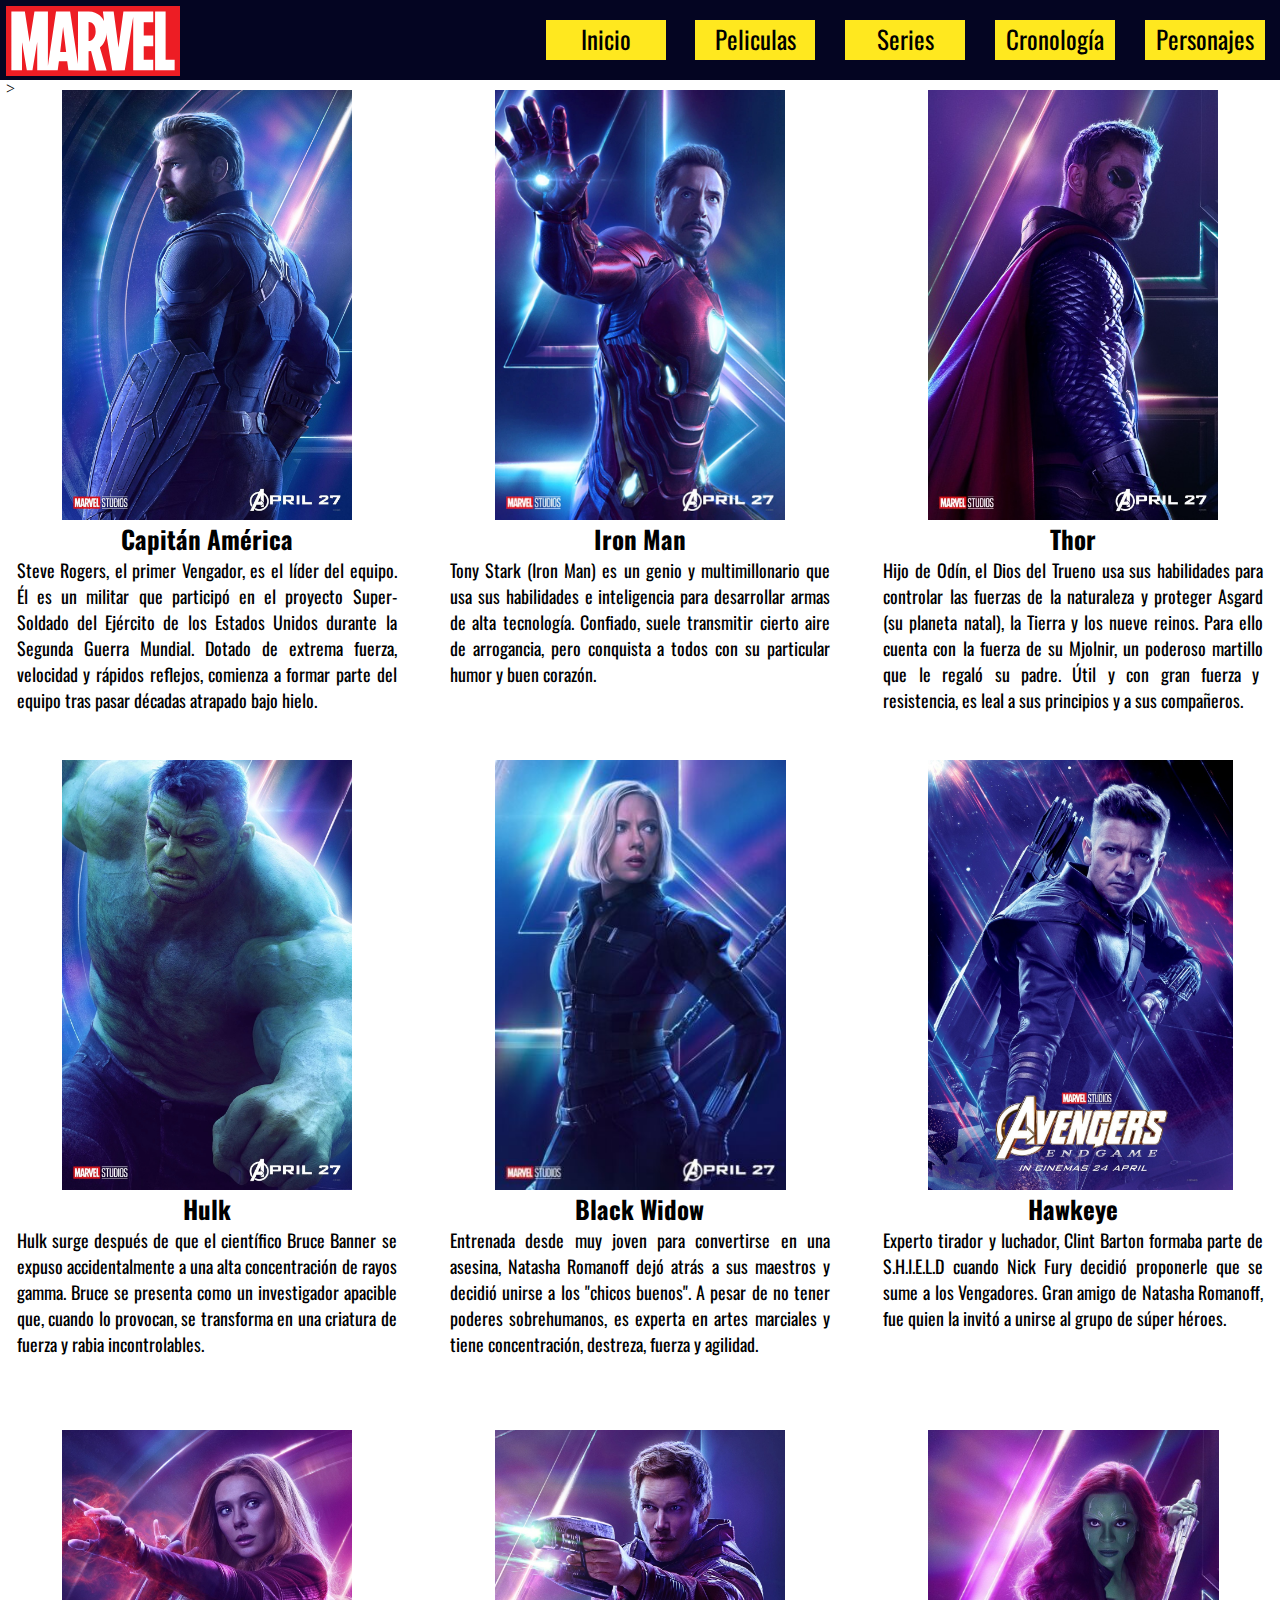
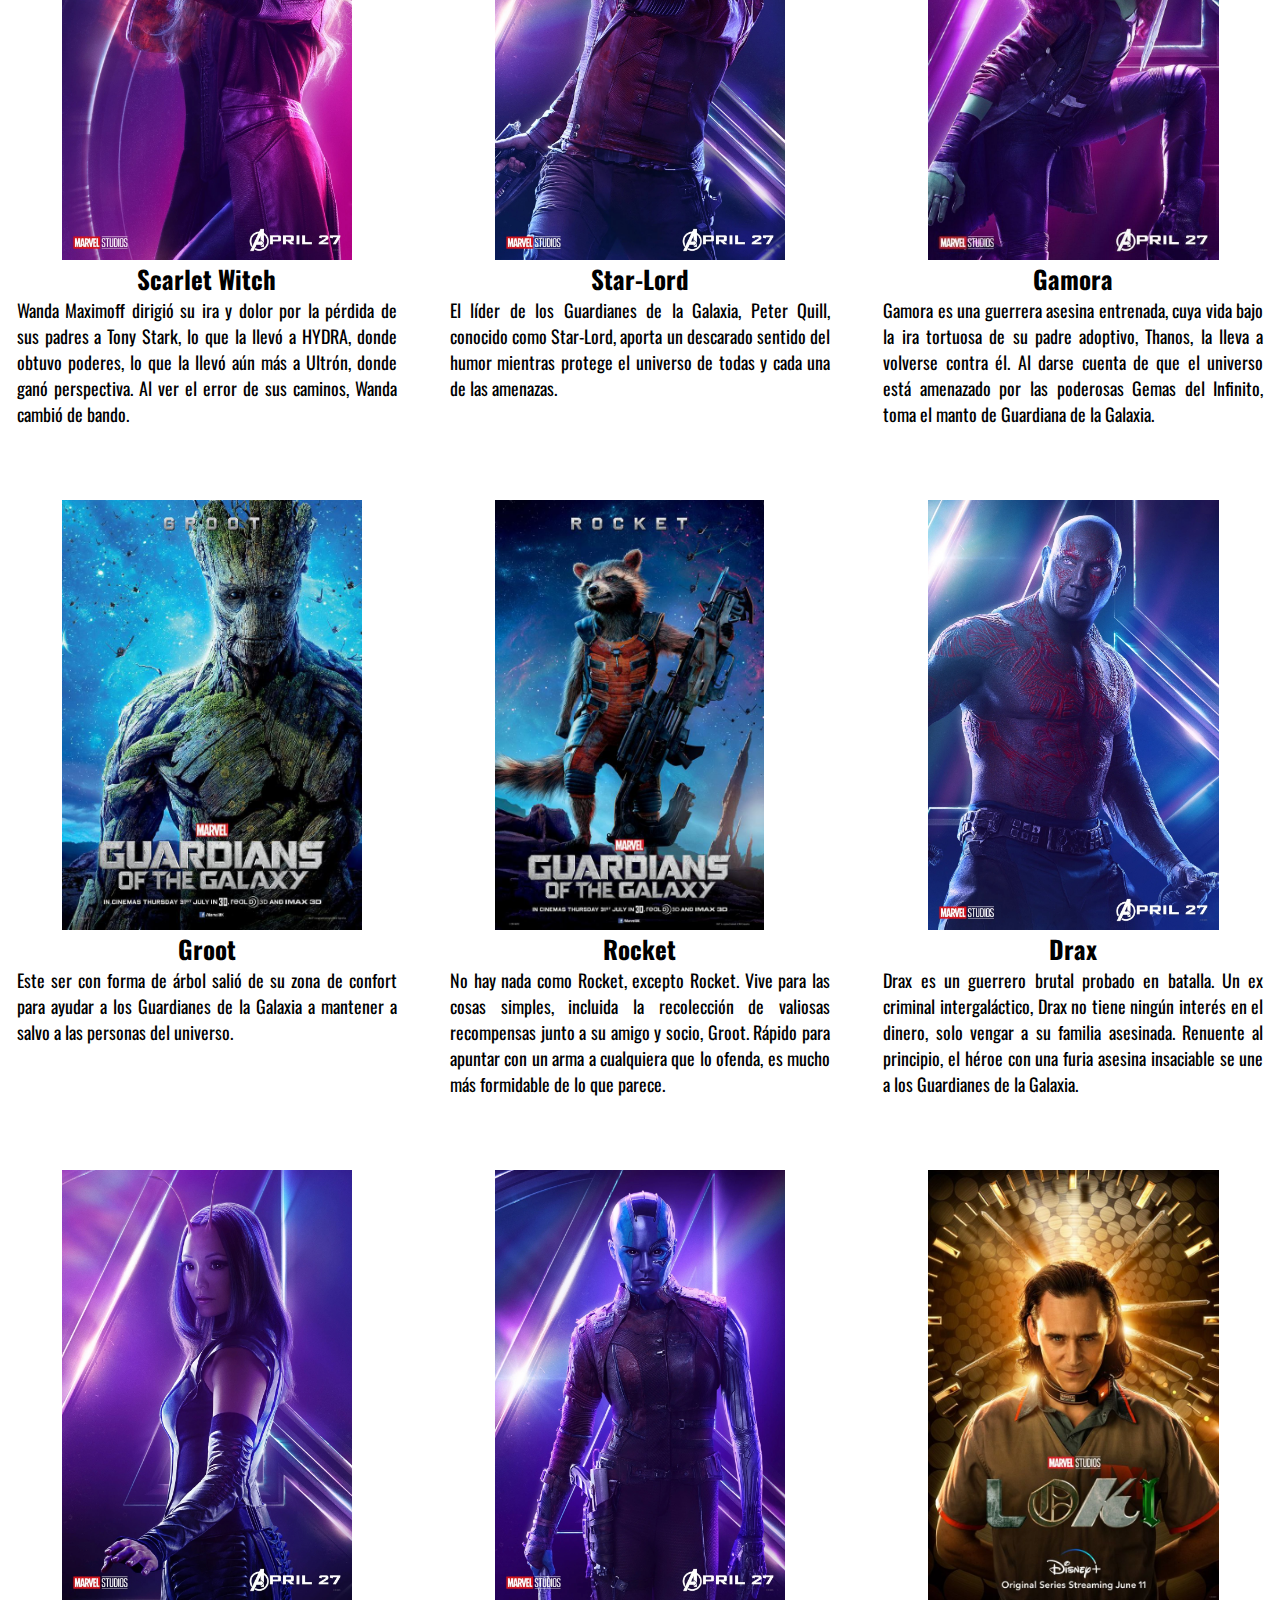
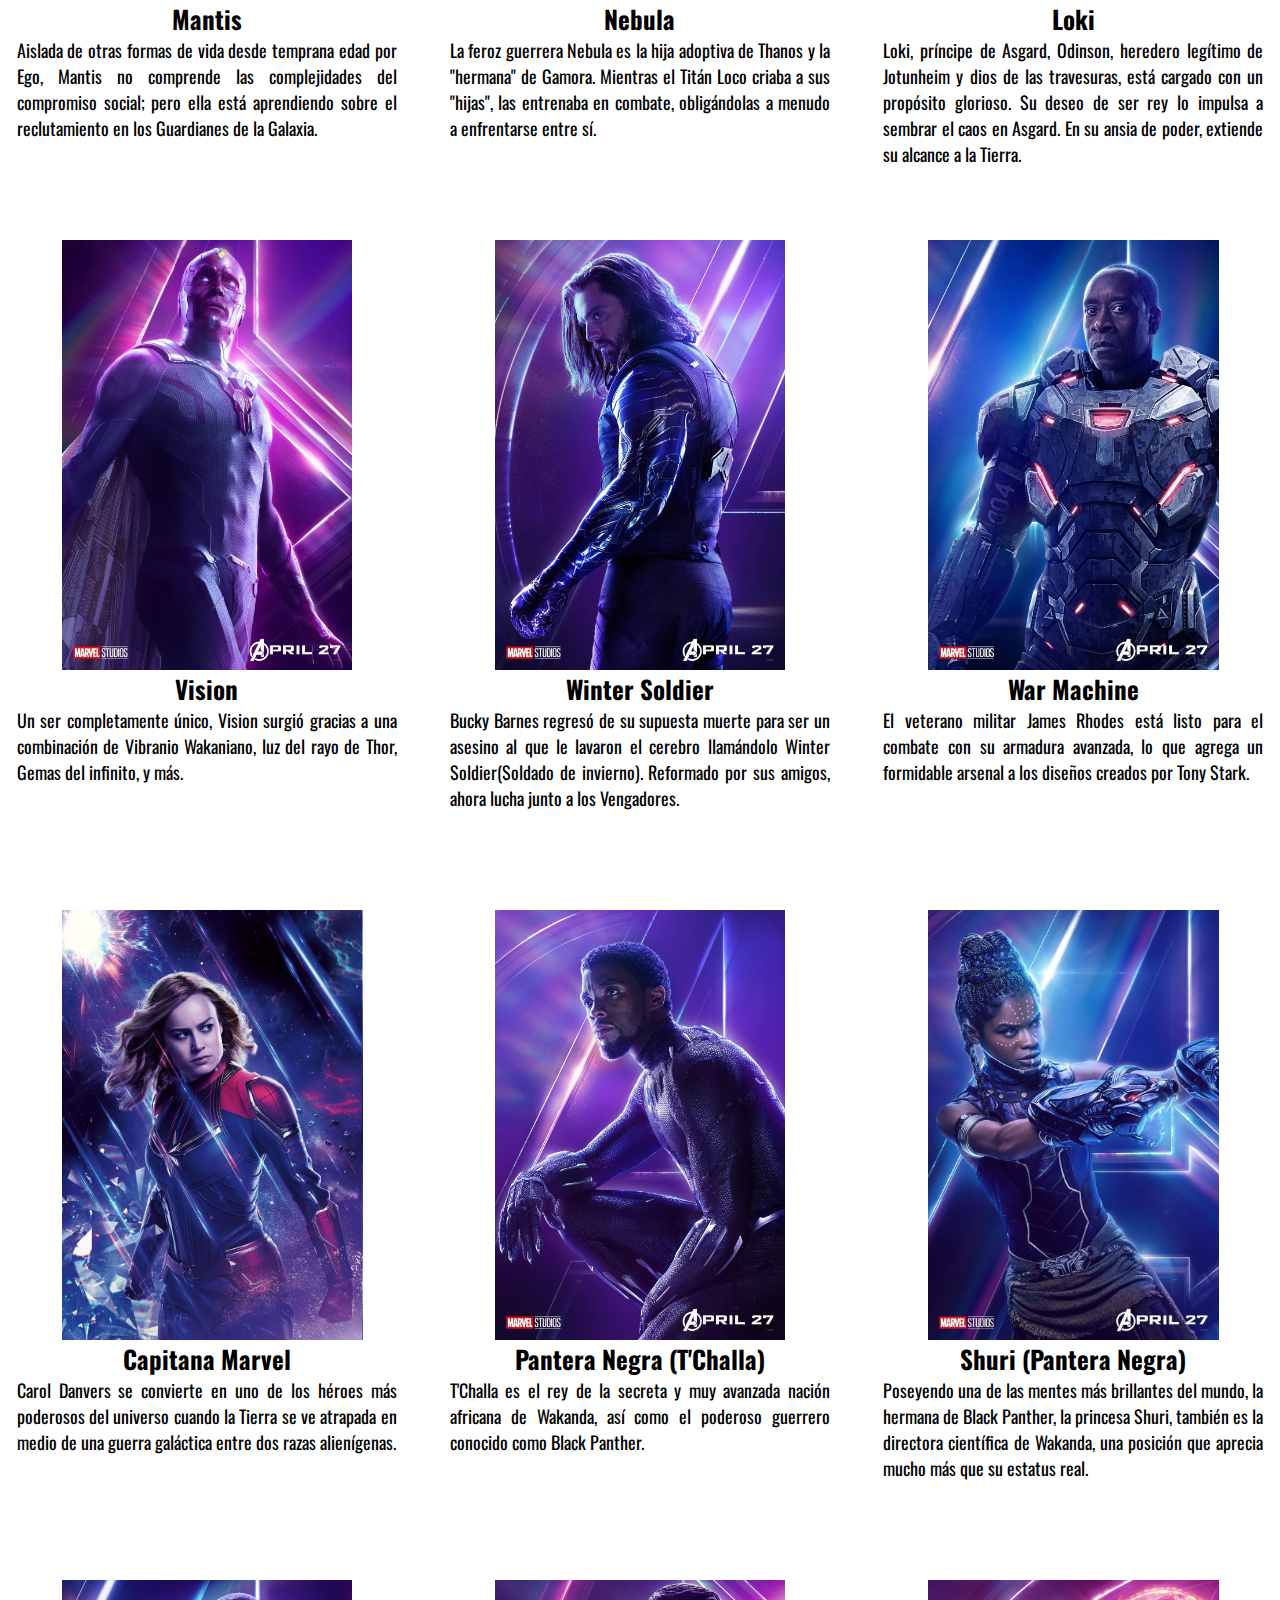
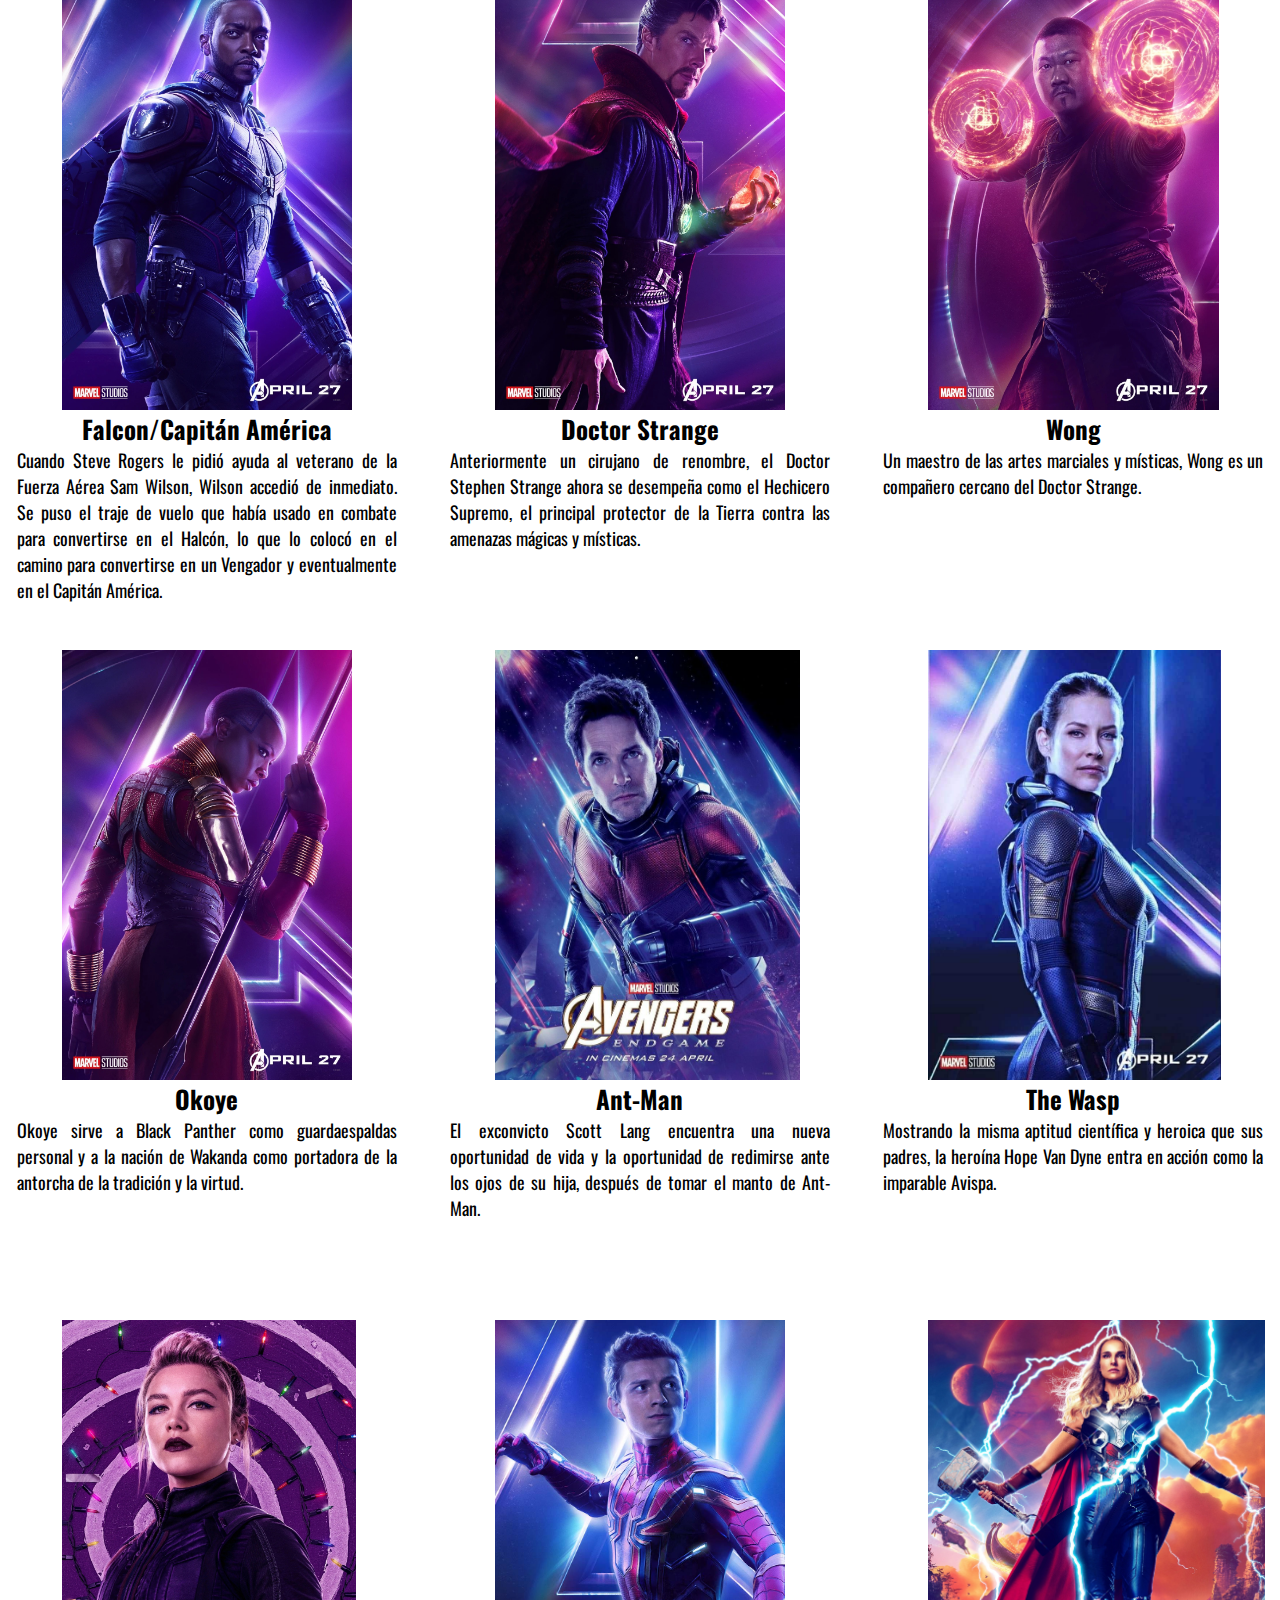
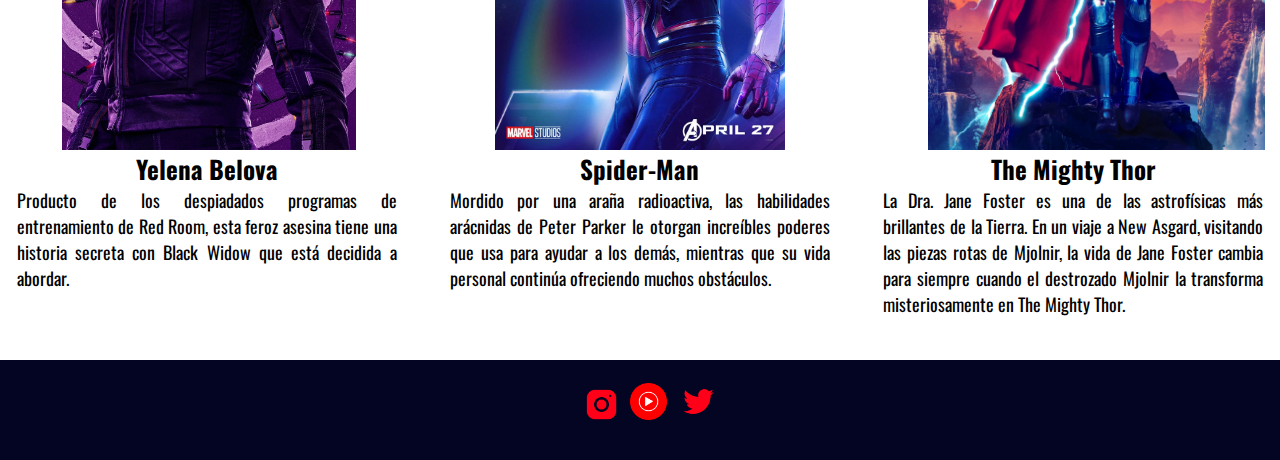
<file: pages/personajes.html>
<!DOCTYPE html>
<html lang="en">
<head>
    <meta charset="UTF-8">
    <meta http-equiv="X-UA-Compatible" content="IE=edge">
    <meta name="viewport" content="width=device-width, initial-scale=1.0">
    <link rel="stylesheet" href="https://cdnjs.cloudflare.com/ajax/libs/animate.css/4.1.1/animate.min.css">
    <link rel="stylesheet" href="../css/style.css">
    <link rel="preconnect" href="https://fonts.googleapis.com">
    <link rel="preconnect" href="https://fonts.gstatic.com" crossorigin>
    <link href="https://fonts.googleapis.com/css2?family=Oswald:wght@200;300;400;500;600;700&display=swap" rel="stylesheet">
    <title>Marvel Personajes</title>
</head>
<body>
    <header>
        <div id="header">
            <div class="logo">
                <img src="../img/marvellogo.svg" alt="logomarvel" height="70" class="animate__animated animate__lightSpeedInRight logomarvel">>
            </div>


            <div class="botnav">
                <ul class="botones">
                    <a href="../index.html"> <li class="boton">Inicio</li> </a>
                    <a href=""> <li class="boton">Peliculas</li> </a> 
                    <a href=""> <li class="boton">Series</li> </a>
                    <a href="./cronologia.html"> <li class="boton">Cronología</li> </a> 
                    <a href=""> <li class="boton">Personajes</li> </a>
                </ul>
            </div>
        </div>
    </header>

    <main>
        <div class="contenedor">

            <!--PERSONAJE 1 -->

            <div class="personajes">
                <div class="fondoimg">
                    <img src="../img/cap.jpeg" alt="Steve Rogers/Capitán América" class="imgper">
                </div>
                <div class="cajatxt">
                    <h3 class="txtper">Capitán América</h3>
                    <p class="pper">Steve Rogers, el primer Vengador, es el líder del equipo. 
                        Él es un militar que participó en el proyecto Super-Soldado del Ejército 
                        de los Estados Unidos durante la Segunda Guerra Mundial. Dotado de extrema 
                        fuerza, velocidad y rápidos reflejos, comienza a formar parte del equipo 
                        tras pasar décadas atrapado bajo hielo.</p> 
                </div>
            </div>

            <!--PERSONAJE 2 -->

            <div class="personajes">
                <div class="fondoimg">
                    <img src="../img/tony.jpeg" alt="Tony Stark/Iron Man" class="imgper">
                </div>
                <div class="cajatxt">
                    <h3 class="txtper">Iron Man</h3>
                    <p class="pper">Tony Stark (Iron Man) es un genio y multimillonario que usa sus 
                        habilidades e inteligencia para desarrollar armas de alta tecnología. Confiado, 
                        suele transmitir cierto aire de arrogancia, pero conquista a todos con su particular 
                        humor y buen corazón.</p> 
                </div>
            </div>

            <!--PERSONAJE 3 -->

            <div class="personajes">
                <div class="fondoimg">
                    <img src="../img/thor.jpeg" alt="Thor" class="imgper">
                </div>
                <div class="cajatxt">
                    <h3 class="txtper">Thor</h3>
                    <p class="pper">Hijo de Odín, el Dios del Trueno usa sus habilidades para controlar las 
                        fuerzas de la naturaleza y proteger Asgard (su planeta natal), la Tierra y los nueve 
                        reinos. Para ello cuenta con la fuerza de su Mjolnir, un poderoso martillo que le regaló 
                        su padre. Útil y con gran fuerza y ​​resistencia, es leal a sus principios y a sus compañeros.</p> 
                </div>
            </div>

            <!--PERSONAJE 4 -->

            <div class="personajes">
                <div class="fondoimg">
                    <img src="../img/hulk.jpeg" alt="Bruce Banner/Hulk" class="imgper">
                </div>
                <div class="cajatxt">
                    <h3 class="txtper">Hulk</h3>
                    <p class="pper">Hulk surge después de que el científico Bruce Banner se expuso accidentalmente a 
                        una alta concentración de rayos gamma. Bruce se presenta como un investigador apacible que, 
                        cuando lo provocan, se transforma en una criatura de fuerza y ​​rabia incontrolables.</p> 
                </div>
            </div>

            <!--PERSONAJE 5 -->
            <div class="personajes">
                <div class="fondoimg">
                    <img src="../img/natasha.jpeg" alt="Natasha Romanoff/Black Widow" class="imgper">
                </div>
                <div class="cajatxt">
                    <h3 class="txtper">Black Widow</h3>
                    <p class="pper">Entrenada desde muy joven para convertirse en una asesina, Natasha Romanoff 
                        dejó atrás a sus maestros y decidió unirse a los "chicos buenos". A pesar de no tener 
                        poderes sobrehumanos, es experta en artes marciales y tiene concentración, destreza, 
                        fuerza y ​​​​agilidad.</p> 
                </div>
            </div>

            <!--PERSONAJE 6 -->

            <div class="personajes">
                <div class="fondoimg">
                    <img src="../img/clint.jpeg" alt="Clint Barton/Hawkeye" class="imgper">
                </div>
                <div class="cajatxt">
                    <h3 class="txtper">Hawkeye</h3>
                    <p class="pper">Experto tirador y luchador, Clint Barton formaba parte de S.H.I.E.L.D 
                        cuando Nick Fury decidió proponerle que se sume a los Vengadores. Gran amigo de 
                        Natasha Romanoff, fue quien la invitó a unirse al grupo de súper héroes.</p> 
                </div>
            </div>

            <!--PERSONAJE 7 -->

            <div class="personajes">
                <div class="fondoimg">
                    <img src="../img/wanda.jpeg" alt="Wanda Maximoff/Scarlet Witch" class="imgper">
                </div>
                <div class="cajatxt">
                    <h3 class="txtper">Scarlet Witch</h3>
                    <p class="pper">Wanda Maximoff dirigió su ira y dolor por la pérdida de 
                        sus padres a Tony Stark, lo que la llevó a HYDRA, donde obtuvo poderes, 
                        lo que la llevó aún más a Ultrón, donde ganó perspectiva. Al ver el error 
                        de sus caminos, Wanda cambió de bando.</p> 
                </div>
            </div>

            <!--PERSONAJE 8 -->

            <div class="personajes">
                <div class="fondoimg">
                    <img src="../img/quill.jpeg" alt="Peter Quill/Star Lord" class="imgper">
                </div>
                <div class="cajatxt">
                    <h3 class="txtper">Star-Lord</h3>
                    <p class="pper">El líder de los Guardianes de la Galaxia, Peter Quill, conocido 
                        como Star-Lord, aporta un descarado sentido del humor mientras protege el universo 
                        de todas y cada una de las amenazas.</p> 
                </div>
            </div>

            <!--PERSONAJE 9 -->

            <div class="personajes">
                <div class="fondoimg">
                    <img src="../img/gamora.jpeg" alt="Gamora" class="imgper">
                </div>
                <div class="cajatxt">
                    <h3 class="txtper">Gamora</h3>
                    <p class="pper">
                        Gamora es una guerrera asesina entrenada, cuya vida bajo la ira tortuosa de su padre 
                        adoptivo, Thanos, la lleva a volverse contra él. Al darse cuenta de que el universo está 
                        amenazado por las poderosas Gemas del Infinito, toma el manto de Guardiana de la Galaxia.</p> 
                </div>
            </div>

            <!--PERSONAJE 10 -->

            <div class="personajes">
                <div class="fondoimg">
                    <img src="../img/groot.jpeg" alt="Groot" class="imgper">
                </div>
                <div class="cajatxt">
                    <h3 class="txtper">Groot</h3>
                    <p class="pper">Este ser con forma de árbol salió de su zona de confort para ayudar a los Guardianes 
                        de la Galaxia a mantener a salvo a las personas del universo.</p> 
                </div>
            </div>

            <!--PERSONAJE 11 -->

            <div class="personajes">
                <div class="fondoimg">
                    <img src="../img/rocket.jpeg" alt="Rocket" class="imgper">
                </div>
                <div class="cajatxt">
                    <h3 class="txtper">Rocket</h3>
                    <p class="pper">No hay nada como Rocket, excepto Rocket. Vive para las cosas simples, 
                        incluida la recolección de valiosas recompensas junto a su amigo y socio, Groot. 
                        Rápido para apuntar con un arma a cualquiera que lo ofenda, es mucho más formidable
                        de lo que parece.</p> 
                </div>
            </div>

            <!--PERSONAJE 12 -->
            <div class="personajes">
                <div class="fondoimg">
                    <img src="../img/drax.jpeg" alt="Drax" class="imgper">
                </div>
                <div class="cajatxt">
                    <h3 class="txtper">Drax</h3>
                    <p class="pper">Drax es un guerrero brutal probado en batalla. Un ex criminal 
                        intergaláctico, Drax no tiene ningún interés en el dinero, solo vengar a 
                        su familia asesinada. Renuente al principio, el héroe con una furia asesina 
                        insaciable se une a los Guardianes de la Galaxia.</p> 
                </div>
            </div>

            <!--PERSONAJE 13 -->

            <div class="personajes">
                <div class="fondoimg">
                    <img src="../img/mantis.jpeg" alt="Mantis" class="imgper">
                </div>
                <div class="cajatxt">
                    <h3 class="txtper">Mantis</h3>
                    <p class="pper">
                        Aislada de otras formas de vida desde temprana edad por Ego, Mantis no 
                        comprende las complejidades del compromiso social; pero ella está aprendiendo 
                        sobre el reclutamiento en los Guardianes de la Galaxia.</p> 
                </div>
            </div>

            <!--PERSONAJE 14 -->

            <div class="personajes">
                <div class="fondoimg">
                    <img src="../img/nebula.jpeg" alt="Nebula" class="imgper">
                </div>
                <div class="cajatxt">
                    <h3 class="txtper">Nebula</h3>
                    <p class="pper">La feroz guerrera Nebula es la hija adoptiva de Thanos y la 
                        "hermana" de Gamora. Mientras el Titán Loco criaba a sus "hijas", las 
                        entrenaba en combate, obligándolas a menudo a enfrentarse entre sí.</p> 
                </div>
            </div>

            <!--PERSONAJE 15 -->
            <div class="personajes">
                <div class="fondoimg">
                    <img src="../img/loki.jpeg" alt="Loki" class="imgper">
                </div>
                <div class="cajatxt">
                    <h3 class="txtper">Loki</h3>
                    <p class="pper">Loki, príncipe de Asgard, Odinson, heredero legítimo de 
                        Jotunheim y dios de las travesuras, está cargado con un propósito 
                        glorioso. Su deseo de ser rey lo impulsa a sembrar el caos en Asgard. 
                        En su ansia de poder, extiende su alcance a la Tierra.</p> 
                </div>
            </div>

            <!--PERSONAJE 16 -->

            <div class="personajes">
                <div class="fondoimg">
                    <img src="../img/vision.jpeg" alt="Vision" class="imgper">
                </div>
                <div class="cajatxt">
                    <h3 class="txtper">Vision</h3>
                    <p class="pper">Un ser completamente único, Vision surgió gracias a una combinación 
                        de Vibranio Wakaniano, luz del rayo de Thor, Gemas del infinito, y más.</p> 
                </div>
            </div>

            <!--PERSONAJE 17 -->

            <div class="personajes">
                <div class="fondoimg">
                    <img src="../img/bucky.jpeg" alt="Bucky Barnes/Winter Soldier" class="imgper">
                </div>
                <div class="cajatxt">
                    <h3 class="txtper">Winter Soldier</h3>
                    <p class="pper">Bucky Barnes regresó de su supuesta muerte para ser un asesino al que le 
                        lavaron el cerebro llamándolo Winter Soldier(Soldado de invierno). Reformado por sus 
                        amigos, ahora lucha junto a los Vengadores.</p> 
                </div>
            </div>

            <!--PERSONAJE 18 -->
            <div class="personajes">
                <div class="fondoimg">
                    <img src="../img/rhodes.jpeg" alt="James Rhodes/ War Machine" class="imgper">
                </div>
                <div class="cajatxt">
                    <h3 class="txtper">War Machine</h3>
                    <p class="pper">El veterano militar James Rhodes está listo para el combate con su 
                        armadura avanzada, lo que agrega un formidable arsenal a los diseños creados por 
                        Tony Stark.</p> 
                </div>
            </div>

            <!--PERSONAJE 19 -->

            <div class="personajes">
                <div class="fondoimg">
                    <img src="../img/carol.jpeg" alt="Carol Danvers/ Capitana Marvel" class="imgper">
                </div>
                <div class="cajatxt">
                    <h3 class="txtper">Capitana Marvel</h3>
                    <p class="pper">Carol Danvers se convierte en uno de los héroes más poderosos del universo 
                        cuando la Tierra se ve atrapada en medio de una guerra galáctica entre dos razas alienígenas.</p> 
                </div>
            </div>

            <!--PERSONAJE 20 -->

            <div class="personajes">
                <div class="fondoimg">
                    <img src="../img/tchalla.jpeg" alt="T'Challa/ Pantera Negra" class="imgper">
                </div>
                <div class="cajatxt">
                    <h3 class="txtper">Pantera Negra (T'Challa)</h3>
                    <p class="pper">
                        T'Challa es el rey de la secreta y muy avanzada nación africana de Wakanda, así como el 
                        poderoso guerrero conocido como Black Panther.</p> 
                </div>
            </div>

            <!--PERSONAJE 21 -->

            <div class="personajes">
                <div class="fondoimg">
                    <img src="../img/shuri.jpeg" alt="Shuri/Pantera Negra" class="imgper">
                </div>
                <div class="cajatxt">
                    <h3 class="txtper">Shuri (Pantera Negra)</h3>
                    <p class="pper">Poseyendo una de las mentes más brillantes del mundo, la hermana de Black 
                        Panther, la princesa Shuri, también es la directora científica de Wakanda, una posición 
                        que aprecia mucho más que su estatus real.</p> 
                </div>
            </div>

            <!--PERSONAJE 22 -->

            <div class="personajes">
                <div class="fondoimg">
                    <img src="../img/sam.jpeg" alt="Sam Wilson/ Falcon / Capitan América" class="imgper">
                </div>
                <div class="cajatxt">
                    <h3 class="txtper">Falcon/Capitán América</h3>
                    <p class="pper">Cuando Steve Rogers le pidió ayuda al veterano de la Fuerza Aérea Sam Wilson, 
                        Wilson accedió de inmediato. Se puso el traje de vuelo que había usado en combate para 
                        convertirse en el Halcón, lo que lo colocó en el camino para convertirse en un Vengador y 
                        eventualmente en el Capitán América.</p> 
                </div>
            </div>

            <!--PERSONAJE 23 -->
            <div class="personajes">
                <div class="fondoimg">
                    <img src="../img/drstrange.jpeg" alt="Doctor Strange" class="imgper">
                </div>
                <div class="cajatxt">
                    <h3 class="txtper">Doctor Strange</h3>
                    <p class="pper">Anteriormente un cirujano de renombre, el Doctor Stephen Strange ahora se 
                        desempeña como el Hechicero Supremo, el principal protector de la Tierra contra las amenazas 
                        mágicas y místicas.</p> 
                </div>
            </div>

            <!--PERSONAJE 24 -->

            <div class="personajes">
                <div class="fondoimg">
                    <img src="../img/wong.jpeg" alt="Wong" class="imgper">
                </div>
                <div class="cajatxt">
                    <h3 class="txtper">Wong</h3>
                    <p class="pper">Un maestro de las artes marciales y místicas, Wong es un compañero cercano del Doctor Strange.</p> 
                </div>
            </div>

            <!--PERSONAJE 25 -->

            <div class="personajes">
                <div class="fondoimg">
                    <img src="../img/okoye.jpeg" alt="Okoye" class="imgper">
                </div>
                <div class="cajatxt">
                    <h3 class="txtper">Okoye</h3>
                    <p class="pper">Okoye sirve a Black Panther como guardaespaldas personal y a la nación de Wakanda como 
                        portadora de la antorcha de la tradición y la virtud.</p> 
                </div>
            </div>

            <!--PERSONAJE 26 -->

            <div class="personajes">
                <div class="fondoimg">
                    <img src="../img/scott.jpeg" alt="Scott Lang/ AntMan" class="imgper">
                </div>
                <div class="cajatxt">
                    <h3 class="txtper">Ant-Man</h3>
                    <p class="pper">
                        El exconvicto Scott Lang encuentra una nueva oportunidad de vida y la oportunidad de redimirse 
                        ante los ojos de su hija, después de tomar el manto de Ant-Man.</p> 
                </div>
            </div>

            <!--PERSONAJE 27 -->
            <div class="personajes">
                <div class="fondoimg">
                    <img src="../img/hopewasp.jpeg" alt="Hope Van Dyne/ The Wasp" class="imgper">
                </div>
                <div class="cajatxt">
                    <h3 class="txtper">The Wasp</h3>
                    <p class="pper">Mostrando la misma aptitud científica y heroica que sus padres, la heroína Hope 
                        Van Dyne entra en acción como la imparable Avispa.</p> 
                </div>
            </div>

            <!--PERSONAJE 28 -->

            <div class="personajes">
                <div class="fondoimg">
                    <img src="../img/yelena.jpeg" alt="Yelena Belova" class="imgper">
                </div>
                <div class="cajatxt">
                    <h3 class="txtper">Yelena Belova</h3>
                    <p class="pper">
                        Producto de los despiadados programas de entrenamiento de Red Room, esta feroz asesina tiene 
                        una historia secreta con Black Widow que está decidida a abordar.</p> 
                </div>
            </div>

            <!--PERSONAJE 29 -->

            <div class="personajes">
                <div class="fondoimg">
                    <img src="../img/peter.jpeg" alt="Peter Parker/ SpiderMan" class="imgper">
                </div>
                <div class="cajatxt">
                    <h3 class="txtper">Spider-Man</h3>
                    <p class="pper">Mordido por una araña radioactiva, las habilidades arácnidas de Peter Parker le otorgan 
                        increíbles poderes que usa para ayudar a los demás, mientras que su vida personal continúa ofreciendo 
                        muchos obstáculos.</p> 
                </div>
            </div>

            <!--PERSONAJE 30 -->

            <div class="personajes">
                <div class="fondoimg">
                    <img src="../img/jane.jpeg" alt="Jane Foster / The Mighty Thor" class="imgper">
                </div>
                <div class="cajatxt">
                    <h3 class="txtper">The Mighty Thor</h3>
                    <p class="pper">La Dra. Jane Foster es una de las astrofísicas más brillantes de la Tierra. En un viaje a New Asgard, 
                        visitando las piezas rotas de Mjolnir, la vida de Jane Foster cambia para siempre cuando el destrozado Mjolnir la 
                        transforma misteriosamente en The Mighty Thor.</p> 
                </div>
            </div>

        </div>
    </main>

    <footer>
        <div class="redes">
            <div class="socials ig">
                <a href="https://www.instagram.com/marvelstudios/"><img src="../img/ig.png" alt="instagram" height="43px" class="ig"></a>
            </div>

            <div class="socials ">
                <a href="https://www.youtube.com/@marvel/featured"><img src="../img/yt.png" alt="youtube" height="43px" class="yt"></a>
            </div>
            <div class="socials">
                <a href="https://twitter.com/MarvelStudios"><img src="../img/tw.png" alt="twitter" height="43px" class="tw"></a>
            </div>
        </div>
        
    </footer>


</body>
</html>
</file>
<file: css/style.css>
* {
    margin: 0;
    padding: 0;
    box-sizing: border-box;
}

header {
    width: 100vw;
    height: 80px;
    background-color: #040522;
}

#header {
    display: grid;
    grid-template-columns: 0.7fr 2.3fr 1fr 1fr 1fr 1fr 1fr;
    grid-template-rows: 1fr;
    grid-template-areas:"logo . nav nav nav nav nav" ;
}
body {
    width: 100vw;
    margin: 0;
    padding: 0;
}
.mainindex {
    width: 100vw;
    height: 2790px;
}

.logo {
    height: 80px;
    padding: 6px;
    grid-area: logo;
} 

.botnav {
    height: 80px;
    grid-area: nav;

}

.botones{
    display: flex;
    justify-content: space-around;
}
a {
    text-decoration: none;
}
.boton {
    flex-direction: column;
    width: 120px;
    height: 40px;
    margin-top: 20px;
    background-color: #FFE81F;
    list-style: none;
    color: black;
    font-size: 25px;
    text-align: center;
    font-family: 'Oswald', sans-serif;
}

.boton:hover {
    background-color: red;
    color: white;
}

.imgav {
    width: 100vw;
    height: 110vh;
}

.avengersimg {
    width: auto;
    height: 110vh;
}

.info {
    width: 100vw;
    height: 1200px;
    padding-top: 35px;
}

.mcu {
    width: 85vw;
    margin: auto;
}

.studio {
    display: block;
    margin: auto;
}

.pmcu {
    width: 70vw;
    margin: auto;
    padding: 30px;
}

.pmcu p {
    font-family: 'Oswald', sans-serif;
    font-size: 25px;
}

.avengers {
    width: 100vw;
    height: 830px;
    display: grid;
    grid-template-columns: 1.5fr 1fr;
    grid-template-rows:0.3fr 1fr;
    grid-template-areas: 
    "img img"
    "av txt";
}

.logoavengers {
    margin-left:180px;
    grid-area: img;

}

.imgavengers {
    grid-area: av;
}

.pavengers {
    grid-area: txt;
}

.pavengers p {
    font-family: 'Oswald', sans-serif;
    font-size: 30px;
    padding: 15px;
}

.botper {
    width: 20vw;
    height: 65px;
    background-color: red;
    border-radius: 15px;
    margin: auto;
}

.botper h2{
    font-family: 'Oswald', sans-serif;
    font-size: 30px;
    color: white;
    text-align: center;
    padding: 4px;
}

.botper:hover{
    background-color: #FFE81F;
    height: 60px;
}

.botper h2:hover {
    color: black;
}

.peli{
    width: 70vw;
    height: 600px;
    margin: auto;
}

h1 {
    font-family: 'Oswald',sans-serif;
    font-size: 50px;
    text-align: center;
    color: red;
}

iframe {
    margin: 20px 150px;
}

footer {
    background-color: #040522;
    width: 100vw;
    height: 100px;
}

.redes {
    width: 13vw;
    height: 90px;
    display: grid;
    grid-template-columns: 1fr 1fr 1fr;
    grid-template-rows: 1fr;
    margin: auto;
    padding: 20px;
}

.socials {
    width: 50px;
    height: 50px;
    border-radius: 35px;
}

.tw{
    padding: 4px;
}

.yt {
    padding: 3px;
}

.ig {
    padding: 3px;
}

.socials:hover{
    background-color: #fff;
}

/* PERSONAJES*/

.contenedor {
    width: 100vw;
    height: 6680px;
    display: grid;
    grid-template-columns: 1fr 1fr 1fr;
    grid-template-rows: 1fr 1fr 1fr 1fr 1fr 1fr 1fr 1fr 1fr 1fr;
    gap: 20px;
}

.personajes {
    margin: 10px;
}

.fondoimg {
    width: 290px;
    height: 430px;
    margin: auto;
}
.imgper {
    height: 430px;
}

.cajatxt{
    width: 380px;
    height: 200px;
    margin: auto;

}

.txtper {
    font-family: 'Oswald', sans-serif;
    text-align: center;
    font-size: 25px;
}

.pper {
    font-family: 'Oswald', sans-serif ;
    text-align: justify;
    font-size: 18px;
}

.personajes:hover{
    background-color:#f2f2f2;
    border-radius: 20px;

}


/* C R O N O L O G Í A */
.botones__link{
 text-decoration: none;
}
.main__crono {
    width: 70%;
    height: 4200px;
    margin: auto;
}

.container__movie:hover {
    background-color: #ddd;
}

.movie__pic {
    width: 60%;
    margin: auto;
    padding: 15px;
    height: 270px;
}

.movies {
    height: 250px;
}

.movie__info {
    width: 60%;
    margin: auto;
}

.movie__txt {
    font-size: 20px;
    font-family: 'Oswald', sans-serif;
    text-align: center;
}

.main__titulo {
    width: 30vw;
    margin: auto;
}

.main__titulo__txt{
    font-family: 'Oswald', sans-serif;
    font-size: 50px;
    color: red;
    text-align: center;
    padding: 10px;
}



@media screen and (max-width:1023px) {
    #header {
        grid-template-columns: 0.7fr 0.2fr 1fr 1fr 1fr 1fr 1fr;
    }

    .logomarvel{
        height: 55px;
    }

    .logo {
        height: 60px;
        margin: auto;
    } 
    
    .botnav {
        height: 60px;
    
    }

    .boton {
        width: 95px;
        height: 35px;
        font-size: 20px;
    }

    .mainindex {
        height: 2290px;
    }


    .imgav {
            height: 576px;
        }
        
    .avengersimg {
            height: 575.5px;
        }
    
    .info {
        height: 1100px;
    }
    
    .studio {
        height: 120px;
    }
    
    .pmcu p {
        font-size: 20px;
    }

    .tta {
        height: 380px;
    }
    
    .logoavengers {
        margin: auto;
    
    }
    
    
    .pavengers p {
        font-size: 23px;
        padding: 20px;
    }
    
    .botper {
        height: 50px;
    }
    
    .botper h2{
        font-size: 25px;
    }
    
    .botper:hover{
        height: 55px;
    }
    
    .peli{
        width: 75vw;
        height: 550px;
        margin: auto;
    }
    
    iframe {
        margin: auto;
    }


                                /*PERSONAJES*/


                                .contenedor {
                                    height: 10020px;
                                    grid-template-columns: 1fr 1fr;
                                    grid-template-rows: 1fr 1fr 1fr 1fr 1fr 1fr 1fr 1fr 1fr 1fr 1fr 1fr 1fr 1fr 1fr;
                                }


                                .fondoimg {
                                    width: 235px;
                                    height: 350px;
                                }
                                .imgper {
                                    height: 350px;
                                }

                                .txtper {
                                    font-size: 30px;
                                }


/*C R O N O L O G Í A*/
.main__crono {
    height: 7100px;
}
}


 


@media screen and (max-width:767px) {
    header {
        height: 140px;
    }
    
    #header {
        grid-template-columns: 1fr 1fr 1fr 1fr 1fr 1fr;
        grid-template-rows: 1fr 1fr;
        grid-template-areas:
        "logo logo logo logo logo logo"
        "nav nav nav nav nav nav" ;
    }


    .boton {
            height: 30px;
        }


    .imgav {
                height: 430px;
            }
            
    .avengersimg {
                height: 430px;
            }

    .mainindex {
        height: 1950px;
    }

    .avengers {
        width: 100vw;
        height: 1090px;
        display: grid;
        grid-template-columns: 1.5fr 1fr;
        grid-template-rows:0.3fr 1fr 2fr;
        grid-template-areas: 
        "img img"
        "av av"
        "txt txt";
    }
    
    .info {
        height: 1150px;
    }
    
    .pmcu p {
        font-size: 18px;
    }

    .imgavengers {
        width: 91vw;
        height:390px;
        margin: auto;
    }

    .tta {
        height: 390px;

    }
    
    .logoavengers {
        margin: auto;
    }
    
    
    .pavengers p {
        font-size: 18px;
        padding: 8px;
    }
    
    .botper {
        width: 240px;
        height: 60px;
    }
    
    .botper h2{
        font-size: 25px;
    }
    
    .botper:hover{
        height: none;
    }
    
    .peli{
        width: 55vw;
        height: 350px;
        margin: auto;
    }

    h1 {
        font-size: 45px;
    }
    
    iframe {
        width: 440px;
        height: 250px;
        margin: auto;
    }

    footer {
        background-color: #040522;
        width: 100vw;
        height: 80px;
        margin: auto;
    }
    
    .redes {
        width: 30vw;
        height: 50px;
        display: grid;
        grid-template-columns: 0.5fr 0.5fr 0.5fr;
        grid-template-rows: 1fr;
        margin: auto;
        padding: 5px;
    }



    
/*HASTA ACÁ ESTA HECHO*/

    /*DESDE ACÁ NO*/

    

                                /*PERSONAJES*/


                                .contenedor {
                                    height: 15900px;
                                    grid-template-columns: 1fr ;
                                    grid-template-rows: repeat(30, 0.3fr);
                                }


                                .fondoimg {
                                    width: 190px;
                                    height: 280px;
                                }
                                .imgper {
                                    height: 280px;
                                }

                                .txtper {
                                    font-size: 30px;
                                }

    /*C R O N O L O G Í A*/
.main__crono {
    height: 12840px;
}
.movie__info {
    width: 50%;
    margin: auto;
}
.movie__pic {
    width: 45%;
    margin: auto;
    padding: 15px;
    height: 270px;
}
}
</file>
